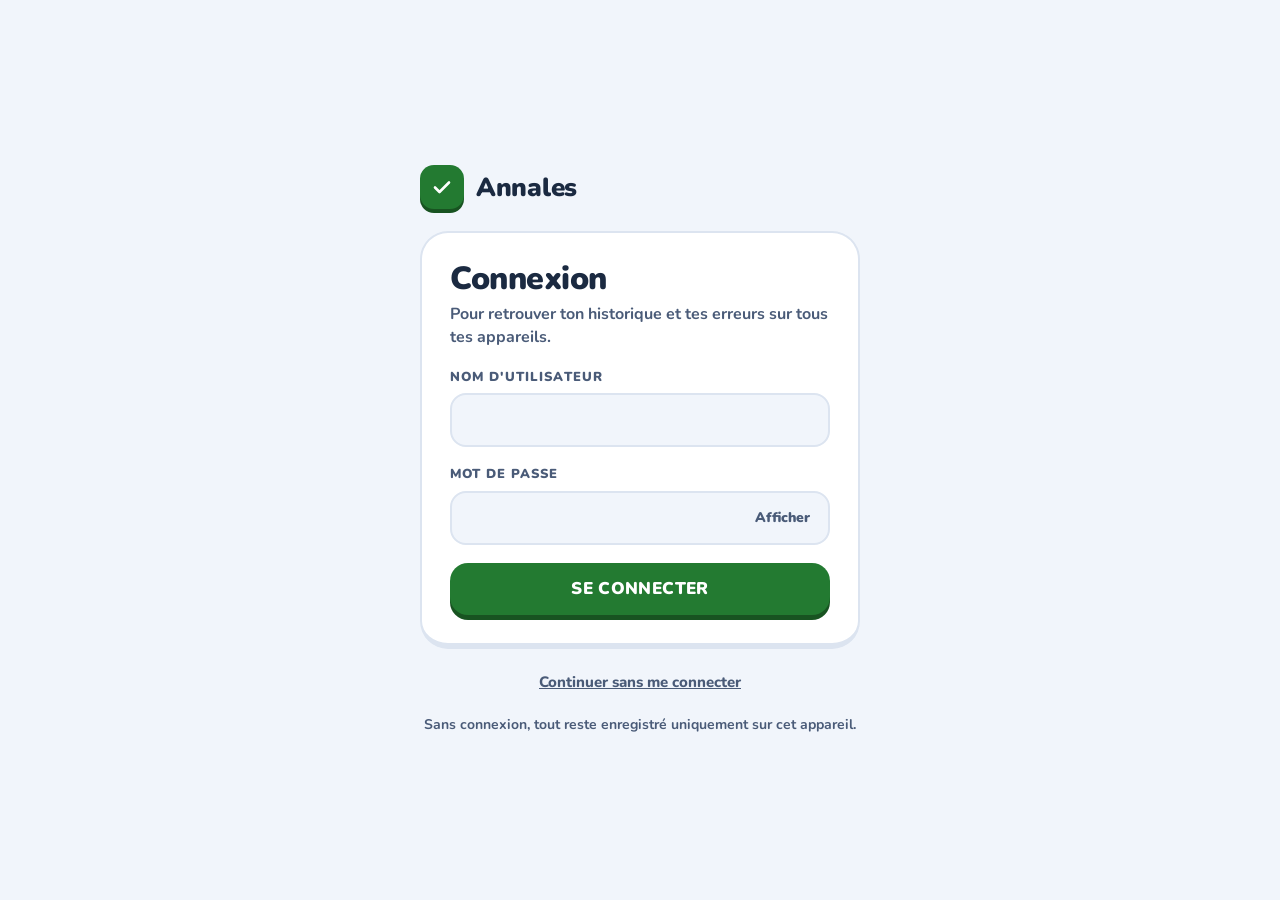
<file: index.html>
<!DOCTYPE html>
<html lang="fr">
<head>
  <meta charset="UTF-8">
  <link rel="icon" type="image/svg+xml" href="favicon.svg">
  <meta name="viewport" content="width=device-width, initial-scale=1.0">
  <title>Annales QCM</title>
  <link rel="preconnect" href="https://fonts.googleapis.com">
  <link href="https://fonts.googleapis.com/css2?family=Nunito:wght@600;700;800;900&display=swap" rel="stylesheet">
  <script src="theme.js?v=20261103f"></script>
  <script src="qcm-ui.js?v=20261103f"></script>
  <script src="sync.js?v=20261103f"></script>
  <link rel="stylesheet" href="style.css?v=20261103f">
<style>
.home { max-width: 1180px; margin: 0 auto; padding: 20px 24px 48px; }
.home-top { display:flex; align-items:center; justify-content:space-between; gap:12px; flex-wrap:wrap; margin-bottom: 28px; }
.brand { display:flex; align-items:center; gap:12px; font-weight:900; font-size:24px; letter-spacing:-.01em; color:var(--text); text-decoration:none; }
.brand-logo { width:40px; height:40px; border-radius:12px; background:var(--yellow); display:flex; align-items:center; justify-content:center; box-shadow:0 3px 0 var(--accent-deep); }
.top-right { display:flex; align-items:center; gap:10px; flex-wrap:wrap; }
.stat-pill { display:flex; align-items:center; gap:8px; height:44px; padding:0 16px; border-radius:999px; background:var(--bg-2); border:2px solid var(--border); font-weight:800; font-size:16px; color:var(--text); }
.nav-pill { display:flex; align-items:center; height:44px; padding:0 16px; border-radius:999px; font-weight:800; font-size:15px; color:var(--text-2); text-decoration:none; border:2px solid transparent; }
.nav-pill:hover { color:var(--text); border-color:var(--border); background:var(--bg-2); }
.layout { display:flex; gap:28px; align-items:flex-start; }
.main-col { flex:1; min-width:0; display:flex; flex-direction:column; gap:24px; }
.hello { font-weight:900; font-size:clamp(2.2rem, 6vw, 3.4rem); letter-spacing:-.02em; line-height:1.05; color:var(--text); }
.hello-sub { margin-top:10px; font-size:20px; font-weight:700; color:var(--text-3); }
.goal { display:flex; align-items:center; gap:28px; flex-wrap:wrap; padding:26px 30px; border-radius:28px; background:var(--bg-2); border:2px solid var(--border); border-bottom-width:6px; }
.ring { position:relative; width:112px; height:112px; flex:none; }
.ring-num { position:absolute; inset:0; display:flex; align-items:center; justify-content:center; font-weight:900; font-size:26px; color:var(--text); }
.goal-body { flex:1; min-width:200px; }
.goal-title { font-weight:900; font-size:26px; color:var(--text); }
.goal-sub { margin-top:4px; font-size:17px; font-weight:700; color:var(--text-3); }
.goal-edit { margin-top:6px; }
.modes { display:grid; grid-template-columns:repeat(3, minmax(0,1fr)); gap:18px; }
.mode { box-sizing:border-box; min-height:150px; padding:20px 22px; border-radius:24px; border-bottom:6px solid; display:flex; flex-direction:column; justify-content:space-between; gap:14px; text-decoration:none; transition:transform .08s, border-bottom-width .08s; }
.mode:active { transform:translateY(4px); border-bottom-width:2px; }
.mode-head { display:flex; justify-content:space-between; align-items:flex-start; gap:8px; }
.mode-title { font-weight:900; font-size:23px; }
.mode-pill { font-size:13px; font-weight:900; padding:4px 10px; border-radius:999px; white-space:nowrap; }
.mode-desc { font-size:15px; font-weight:700; line-height:1.35; }
.side { width:300px; flex:none; box-sizing:border-box; padding:24px; border-radius:28px; background:var(--bg-2); border:2px solid var(--border); border-bottom-width:6px; display:flex; flex-direction:column; gap:14px; }
.side h2 { font-weight:900; font-size:22px; color:var(--text); }
.course { display:flex; flex-direction:column; gap:10px; padding:16px; border-radius:18px; background:var(--bg); text-decoration:none; color:var(--text); }
.course-title { font-weight:800; font-size:16px; line-height:1.25; word-break:break-word; }
.bar { height:14px; border-radius:999px; background:var(--border); overflow:hidden; }
.bar > div { height:14px; border-radius:999px; background:var(--yellow); }
.course-meta { display:flex; justify-content:space-between; font-size:13px; font-weight:800; color:var(--text-3); }
.srow{border-radius:18px;background:var(--bg);padding:12px 14px;display:flex;flex-direction:column;gap:8px;text-decoration:none;color:var(--text);margin-bottom:10px;border:2px solid transparent}
.srow:hover{border-color:var(--yellow)}
.stop{display:flex;align-items:center;gap:10px}
.rank{width:26px;height:26px;border-radius:50%;display:flex;align-items:center;justify-content:center;font-weight:900;font-size:12px;background:var(--border);color:var(--text-2);flex:none}
.rank.g{background:var(--gold);color:#3A2A00}
.sname{flex:1;font-weight:800;font-size:15px;line-height:1.2;word-break:break-word}
.spct{font-weight:900;font-size:19px}.spct small{font-size:11px;color:var(--text-3);margin-left:1px}
.srow .bar{height:12px}.srow .bar>div{height:12px}
.stat-btn{display:flex;align-items:center;justify-content:center;text-decoration:none;width:100%;box-sizing:border-box;margin-top:4px}
.side-empty { font-size:15px; font-weight:700; color:var(--text-3); line-height:1.5; }

.errband { display:flex; align-items:center; gap:20px; flex-wrap:wrap; padding:22px 26px; border-radius:24px; background:var(--red-bg); border:2px solid var(--red-border); border-bottom-width:6px; }
.errband.none { background:var(--green-bg); border-color:var(--green); }
.errband-icon { width:52px; height:52px; flex:none; border-radius:16px; background:var(--red); color:#fff; display:flex; align-items:center; justify-content:center; font-weight:900; font-size:24px; }
.errband.none .errband-icon { background:var(--green); }
.errband-body { flex:1; min-width:200px; }
.errband-title { font-weight:900; font-size:23px; color:var(--red-text); }
.errband.none .errband-title { color:var(--green-text); }
.errband-sub { margin-top:2px; font-size:15px; font-weight:700; color:var(--text-2); }
.btn-err { display:inline-flex; align-items:center; justify-content:center; min-height:52px; padding:0 28px; border-radius:18px; background:var(--red); color:#fff; font-weight:900; font-size:16px; letter-spacing:.02em; text-transform:uppercase; text-decoration:none; box-shadow:0 5px 0 var(--red-deep); transition:transform .08s, box-shadow .08s; }
.btn-err:active { transform:translateY(4px); box-shadow:0 1px 0 var(--red-deep); }
.fade { opacity:0; animation:fadeUp .5s ease forwards; }
@keyframes fadeUp { from{opacity:0;transform:translateY(14px)} to{opacity:1;transform:none} }
@media (max-width: 900px) {
  .layout { flex-direction:column; }
  .side { width:100%; }
}
@media (max-width: 640px) {
  .modes { grid-template-columns:1fr; }
  .mode { min-height:0; }
  .home { padding: 14px 14px 40px; }
  .hello-sub { font-size:17px; }
  .goal { padding:20px; }
  .brand { font-size:20px; }
}
</style>
</head>
<body>
<div class="home">

  <header class="home-top">
    <a class="brand" href="index.html">
      <span class="brand-logo"><svg width="22" height="22" viewBox="0 0 24 24" fill="none" stroke="var(--on-accent)" stroke-width="2.6" stroke-linecap="round" stroke-linejoin="round" aria-hidden="true"><path d="M5 12.5l4.5 4.5L19 7.5"/></svg></span>
      Annales
    </a>
    <div class="top-right">
      <div class="stat-pill" title="Jours d'affilée avec au moins une session">
        <svg width="20" height="20" viewBox="0 0 24 24" fill="#E8590C" aria-hidden="true"><path d="M12 2c1 3.5 5 5.5 5 10a5 5 0 0 1-10 0c0-1.8.8-3 1.8-4.2C9 9.5 10.5 10 11 11c.8-2.8.5-6-1-9z"/></svg>
        <span id="streak">0 jour</span>
      </div>
      <div class="stat-pill" title="Questions dans ta base"><span style="width:18px;height:18px;border-radius:50%;background:var(--gold);display:inline-block"></span><span id="q-count">…</span>&nbsp;questions</div>
      <a class="nav-pill" href="historique.html">Historique</a>
      <a class="nav-pill" href="reglages.html">Réglages</a>
      <a class="nav-pill" href="pin.html">Ajouter</a>
      <a class="nav-pill" id="auth-pill" href="login.html">Connexion</a>
    </div>
  </header>

  <div class="layout">
    <main class="main-col">
      <div class="fade">
        <h1 class="hello" style="margin:0;">Salut Marco !</h1>
        <p class="hello-sub" id="hello-sub">Prêt pour une session ?</p>
      </div>

      <section class="goal fade" style="animation-delay:.08s">
        <div class="ring">
          <svg width="112" height="112" viewBox="0 0 100 100" aria-hidden="true">
            <circle cx="50" cy="50" r="42" fill="none" stroke="var(--border)" stroke-width="12"/>
            <circle id="ring-arc" cx="50" cy="50" r="42" fill="none" stroke="var(--yellow)" stroke-width="12" stroke-linecap="round" stroke-dasharray="0 264" transform="rotate(-90 50 50)"/>
          </svg>
          <div class="ring-num" id="ring-num">0/15</div>
        </div>
        <div class="goal-body">
          <div class="goal-title">Objectif du jour</div>
          <div class="goal-sub" id="goal-sub">Lance une session pour démarrer ta journée.</div>
          <div class="goal-edit"><button class="btn-ghost" onclick="editGoal()" style="padding-left:0">Changer l'objectif</button></div>
        </div>
        <a href="quiz.html" class="btn-primary">Lancer une session</a>
      </section>

      <section class="modes fade" style="animation-delay:.16s">
        <a class="mode" href="quiz.html" style="background:#1C6FD1;border-bottom-color:#134C93;color:#fff">
          <div class="mode-head"><div class="mode-title">Entraînement</div><div class="mode-pill" style="background:#fff;color:#134C93">Libre</div></div>
          <div class="mode-desc">Correction tout de suite, à ton rythme.</div>
        </a>
        <a class="mode" href="quiz.html" style="background:#7A3FD1;border-bottom-color:#552B93;color:#fff">
          <div class="mode-head"><div class="mode-title">Examen</div><div class="mode-pill" style="background:#fff;color:#552B93">Chrono</div></div>
          <div class="mode-desc">Toutes les questions d'un coup, note finale, comme le jour J.</div>
        </a>
        <a class="mode" href="historique.html" style="background:#FFC93C;border-bottom-color:#C99400;color:#3A2A00">
          <div class="mode-head"><div class="mode-title">Historique</div><div class="mode-pill" style="background:#3A2A00;color:#FFE08A" id="sessions-pill">0</div></div>
          <div class="mode-desc">Revois la correction de tes sessions passées.</div>
        </a>
      </section>

      <section class="errband fade" id="errband" style="animation-delay:.2s">
        <div class="errband-icon" id="err-icon">0</div>
        <div class="errband-body">
          <div class="errband-title">Mes erreurs</div>
          <div class="errband-sub" id="err-sub">Chargement…</div>
        </div>
        <a href="quiz.html?errors=1" class="btn-err" id="err-btn">Réviser</a>
      </section>
    </main>

    <aside class="side fade" style="animation-delay:.24s">
      <h2>Tes stats</h2>
      <div id="courses"><div class="side-empty">Chargement…</div></div>
    </aside>
  </div>
</div>

<script>
const dayKey = d => { d = new Date(d); return d.getFullYear() + '-' + (d.getMonth()+1) + '-' + d.getDate(); };
const esc = s => String(s).replace(/[&<>"]/g, c => ({'&':'&amp;','<':'&lt;','>':'&gt;','"':'&quot;'}[c]));
function getGoal() { const g = parseInt(localStorage.getItem('qcm_goal')); return g > 0 ? g : 15; }
function editGoal() {
  const v = prompt('Combien de questions par jour ?', getGoal());
  const n = parseInt(v);
  if (n > 0 && n <= 500) { try { localStorage.setItem('qcm_goal', n); } catch(e) {} render(window.__questions || []); }
}
function readHistory() { try { return JSON.parse(localStorage.getItem('qcm_history') || '[]'); } catch(e) { return []; } }

function render(questions) {
  const hist = readHistory();
  // Série : jours consécutifs avec au moins une session (en partant d'aujourd'hui ou d'hier)
  const days = new Set(hist.map(h => dayKey(h.date)));
  let streak = 0, d = new Date();
  if (!days.has(dayKey(d))) d.setDate(d.getDate() - 1);
  while (days.has(dayKey(d))) { streak++; d.setDate(d.getDate() - 1); }
  document.getElementById('streak').textContent = streak + (streak > 1 ? ' jours' : ' jour');

  // Objectif du jour : questions travaillées aujourd'hui
  const today = dayKey(new Date());
  const done = hist.filter(h => dayKey(h.date) === today).reduce((n, h) => n + ((h.details && h.details.length) || h.total || 0), 0);
  const goal = getGoal();
  const frac = Math.min(1, done / goal);
  document.getElementById('ring-arc').setAttribute('stroke-dasharray', (264 * frac).toFixed(1) + ' 264');
  document.getElementById('ring-arc').style.opacity = done > 0 ? 1 : 0;
  document.getElementById('ring-num').textContent = Math.min(done, 999) + '/' + goal;
  document.getElementById('goal-sub').textContent = done >= goal
    ? 'Objectif atteint, bien joué !'
    : (done === 0 ? 'Lance une session pour démarrer ta journée.' : 'Encore ' + (goal - done) + ' question' + (goal - done > 1 ? 's' : '') + ' pour boucler ta journée.');
  document.getElementById('hello-sub').textContent = streak >= 2
    ? 'Série de ' + streak + ' jours, on garde le rythme.'
    : (done > 0 ? 'Belle reprise, continue comme ça.' : 'Prêt pour une session ?');
  document.getElementById('sessions-pill').textContent = hist.length;


  // Mes erreurs (même règle que quiz.html : sortie après 3 réussites d'affilée)
  let store = {}; try { store = JSON.parse(localStorage.getItem('qcm_errors') || '{}') || {}; } catch(e) {}
  const nErr = questions.filter(q => store[qKey(q)] && !store[qKey(q)].cleared).length;
  const band = document.getElementById('errband');
  document.getElementById('err-icon').textContent = nErr;
  band.classList.toggle('none', nErr === 0);
  document.getElementById('err-sub').textContent = nErr === 0
    ? 'Aucune erreur à revoir. Continue comme ça !'
    : nErr + ' question' + (nErr > 1 ? 's' : '') + ' à revoir. Réussis-les 3 fois de suite pour les valider.';
  document.getElementById('err-btn').style.display = nErr === 0 ? 'none' : 'inline-flex';

  // Top 5 des tags (réussite) + bouton vers la page de stats
  const list = qcmStatSort(qcmStats(questions, hist), 'best').filter(x => x.reu !== null).slice(0, 5);
  const box = document.getElementById('courses');
  if (!questions.length) { box.innerHTML = '<div class="side-empty">Aucune question pour le moment. Ajoute-en depuis « Ajouter ».</div>'; return; }
  const rows = list.length ? list.map((x, i) =>
    '<a class="srow" href="stats.html?q=' + encodeURIComponent(x.t) + '"><div class="stop"><span class="rank' + (i < 3 ? ' g' : '') + '">' + (i + 1) + '</span><span class="sname">' + esc(x.t) + '</span><span class="spct">' + x.reu + '<small>%</small></span></div>'
    + '<div class="bar"><div style="width:' + x.reu + '%;background:' + qcmStatColor(x.reu) + '"></div></div></a>').join('')
    : '<div class="side-empty">Fais une première session pour voir tes stats ici.</div>';
  box.innerHTML = rows + '<a class="btn-primary stat-btn" href="stats.html">Toutes mes stats →</a>';
}

(function authPill() {
  const p = document.getElementById('auth-pill'); if (!p) return;
  const u = window.qcmSync && qcmSync.user();
  if (u) {
    p.textContent = 'Déconnexion (' + u + ')'; p.href = '#';
    p.onclick = e => { e.preventDefault(); if (confirm('Te déconnecter ? Tes données restent enregistrées sur cet appareil et dans ton compte.')) { qcmSync.logout(); location.reload(); } };
  }
})();
window.addEventListener('qcm-synced', ev => { if (ev.detail.changed) render(window.__questions || []); });

(async () => {
  render([]);
  try {
    const SUPABASE_URL = 'https://rcrkksvkkoujrmpnpvov.supabase.co';
    const SUPABASE_KEY = 'sb_publishable_cfjmRq5I4YvrEZB0hbSK-w_-GQ_WWzz';
    const RECORD_ID = 1;
    const res = await fetch(`${SUPABASE_URL}/rest/v1/questions?id=eq.${RECORD_ID}&select=data`, {
      headers: { 'apikey': SUPABASE_KEY, 'Authorization': 'Bearer ' + SUPABASE_KEY }
    });
    const json = await res.json();
    const questions = (json[0] && json[0].data) || [];
    window.__questions = questions;
    document.getElementById('q-count').textContent = questions.length;
    render(questions);
  } catch(e) { document.getElementById('q-count').textContent = '–'; }
})();
</script>
</body>
</html>
</file>
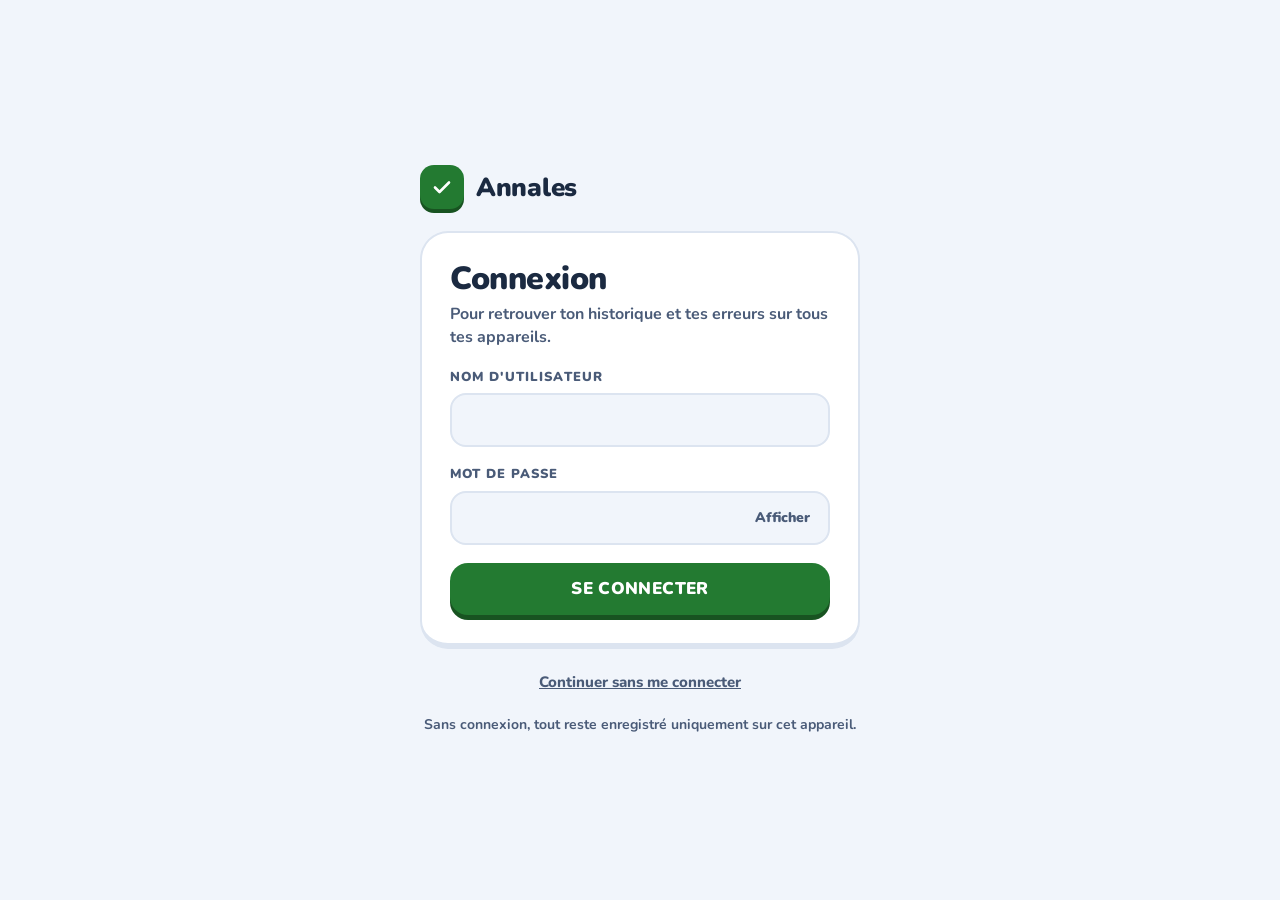
<file: historique.html>
<!DOCTYPE html>
<html lang="fr">
<head>
  <meta charset="UTF-8">
  <link rel="icon" type="image/svg+xml" href="favicon.svg">
  <meta name="viewport" content="width=device-width, initial-scale=1.0">
  <title>Historique — Annales QCM</title>
  <link rel="preconnect" href="https://fonts.googleapis.com">
  <link href="https://fonts.googleapis.com/css2?family=Nunito:wght@600;700;800;900&display=swap" rel="stylesheet">
  <script src="theme.js?v=20261103f"></script>
  <script src="qcm-ui.js?v=20261103f"></script>
  <script src="sync.js?v=20261103f"></script>
  <link rel="stylesheet" href="style.css?v=20261103f">
  
  <style>
    .history-card {
      background: var(--bg-2);
      border: 2px solid var(--border); border-bottom-width: 5px;
      border-radius: var(--radius-lg);
      padding: 1.25rem 1.5rem;
      margin-bottom: 1rem;
      display: flex;
      align-items: center;
      gap: 1.5rem;
      cursor: pointer;
      transition: border-color 0.15s;
    }
    .history-card:hover { border-color: var(--yellow); }
    .score-circle {
      width: 72px; height: 72px;
      border-radius: 50%;
      border: 2px solid var(--yellow);
      display: flex; align-items: center; justify-content: center;
      flex-shrink: 0;
      font-size: 14px; font-weight:900;
      color: var(--yellow-text);
    }
    .score-circle.low { border-color: var(--red); color: var(--red); }
    .score-circle.mid { border-color: var(--amber-text); color: var(--amber-text); }
    .card-main { flex: 1; min-width: 0; }
    .card-date { font-size: 12px; color: var(--text-3); margin-bottom: 4px; }
    .card-tags { display: flex; gap: 5px; flex-wrap: wrap; margin-top: 6px; }
    .tag-pill { font-size:11px; padding:2px 8px; border-radius:3px; border:2px solid var(--border); color:var(--text-3); background:var(--bg-3); }
    .mode-badge { font-size: 11px; padding: 2px 9px; border-radius: 20px; font-weight:800; }
    .mode-entrainement { background: var(--yellow-dim); color: var(--yellow-text); border: 2px solid var(--yellow); }
    .mode-examen { background: var(--red-bg); color: var(--red-text); border: 2px solid var(--red-border); }
    .card-right { text-align: right; flex-shrink: 0; }
    .total-pts { font-size: 12px; color: var(--text-3); margin-top: 4px; }
    .btn-danger {
      background: transparent;
      border: 2px solid var(--red);
      color: var(--red);
      border-radius: var(--radius);
      padding: 8px 18px;
      font-size: 13px;
      font-weight:800;
      cursor: pointer;
      font-family: var(--font-body);
      transition: all 0.15s;
    }
    .btn-danger:hover { background: var(--red-bg); }
    .empty-state { text-align: center; padding: 4rem 0; }
    .stats-row {
      display: grid;
      grid-template-columns: repeat(3, 1fr);
      gap: 10px;
      margin-bottom: 2rem;
    }
    .stat-card {
      background: var(--bg-2);
      border: 1px solid var(--border);
      border-radius: var(--radius);
      padding: 1rem 1.25rem;
    }
    .stat-num { font-size: 22px; font-weight:700; color: var(--yellow); }
    .stat-lbl { font-size: 11px; color: var(--text-3); text-transform: uppercase; letter-spacing: .08em; margin-top: 2px; }

    /* MODALE */
    .modal-overlay {
      display: none;
      position: fixed;
      inset: 0;
      background: var(--overlay);
      z-index: 1000;
      overflow-y: auto;
      padding: 3rem 2rem;
    }
    .modal-overlay.show { display: flex; align-items: flex-start; justify-content: center; }
    .modal {
      background: var(--bg);
      border: 1px solid var(--border);
      border-radius: var(--radius-lg);
      width: 90%;
      max-width: 1100px;
      padding: 2.5rem 3rem;
      position: relative;
    }
    .modal-close {
      position: absolute;
      top: 1.25rem; right: 1.25rem;
      background: var(--bg-3);
      border: 1px solid var(--border);
      border-radius: 50%;
      width: 36px; height: 36px;
      display: flex; align-items: center; justify-content: center;
      cursor: pointer;
      font-size: 20px;
      color: var(--text-2);
      line-height: 1;
      z-index: 10;
    }
    .modal-close:hover { background: var(--border); color: var(--text); }
    @keyframes fadeUp { from { opacity: 0; transform: translateY(20px); } to { opacity: 1; transform: translateY(0); } }
    .modal-overlay.show .modal { animation: fadeUp 0.2s cubic-bezier(0.4,0,0.2,1); }

    /* CORRECTION QUESTIONS */
    .revue-q {
      background: var(--bg-2);
      border: 1px solid var(--border);
      border-radius: var(--radius);
      padding: 1.25rem;
      margin-bottom: 1rem;
    }
    .revue-q-tag { font-size: 11px; color: var(--text-3); text-transform: uppercase; letter-spacing: .08em; margin-bottom: .5rem; }
    .revue-q-text { font-size: 14px; color: var(--text); margin-bottom: 1rem; line-height: 1.6; }
    .revue-opt {
      display: flex;
      align-items: flex-start;
      gap: 10px;
      padding: 8px 12px;
      border-radius: 6px;
      margin-bottom: 6px;
      font-size: 13px;
      border: 1px solid transparent;
    }
    .revue-opt.correct { background: var(--green-bg); border-color: var(--green); color: var(--green-text); }
    .revue-opt.wrong { background: var(--red-bg); border-color: var(--red-border); color: var(--red-text); }
    .revue-opt.neutral { background: var(--bg-3); color: var(--text-2); }
    .opt-prefix { font-weight:800; flex-shrink: 0; width: 16px; }
    .opt-exp { font-size: 12px; margin-top: 4px; color: inherit; opacity: 0.8; }
    .revue-expl {
      border-left: 3px solid var(--yellow);
      border-radius: 0 6px 6px 0;
      background: var(--bg-3);
      padding: .75rem 1rem;
      margin-top: .75rem;
      font-size: 13px;
      color: var(--text-2);
      line-height: 1.6;
    }
    .revue-pts {
      font-size: 12px;
      font-weight:800;
      margin-left: auto;
      flex-shrink: 0;
    }
    .revue-qroc-ans {
      background: var(--bg-3);
      border: 1px solid var(--border);
      border-radius: 6px;
      padding: .75rem 1rem;
      font-size: 13px;
      color: var(--text-2);
      margin-bottom: .5rem;
    }
  </style>
</head>
<body>

<header class="quiz-header">
  <div class="container">
    <a href="index.html" style="display:inline-flex;align-items:center;gap:8px;padding:7px 14px;background:var(--bg-3);border:2px solid var(--border);border-radius:var(--radius);font-size:13px;color:var(--text);text-decoration:none;transition:border-color 0.15s;" onmouseover="this.style.borderColor=getComputedStyle(document.documentElement).getPropertyValue('--yellow')" onmouseout="this.style.borderColor=getComputedStyle(document.documentElement).getPropertyValue('--border')"><svg width="16" height="16" viewBox="0 0 24 24" fill="none" stroke="currentColor" stroke-width="1.5"><path d="M3 12l2-2m0 0l7-7 7 7M5 10v10a1 1 0 001 1h3m10-11l2 2m-2-2v10a1 1 0 01-1 1h-3m-6 0a1 1 0 001-1v-4a1 1 0 011-1h2a1 1 0 011 1v4a1 1 0 001 1m-6 0h6"/></svg> Accueil</a>
    <div class="logo">QCM<span>Annales</span></div>
    <div></div>
  </div>
</header>

<div class="container" style="padding-top:2.5rem; padding-bottom:3rem; max-width:800px;">
  <div style="display:flex; justify-content:space-between; align-items:center; margin-bottom:2rem;">
    <div>
      <h1 style="font-size:2rem; margin-bottom:0.25rem;">Historique</h1>
      <p style="color:var(--text-2); font-size:14px;">Clique sur une session pour voir la correction détaillée.</p>
    </div>
    <button class="btn-danger" onclick="effacerHistorique()">🗑 Effacer l'historique</button>
  </div>
  <div id="content"></div>
</div>

<!-- MODALE -->
<div class="modal-overlay" id="modal-overlay" onclick="fermerRevue(event)">
  <div class="modal" id="modal">
    <div class="modal-close" onclick="fermerRevue(null, true)">×</div>
    <div id="modal-content"></div>
  </div>
</div>

<script>
const history = JSON.parse(localStorage.getItem('qcm_history') || '[]');
const LETTERS = ['A','B','C','D','E','F','G','H'];

function formatDate(iso) {
  const d = new Date(iso);
  return d.toLocaleDateString('fr-FR', { weekday:'long', day:'numeric', month:'long', year:'numeric' })
    + ' à ' + d.toLocaleTimeString('fr-FR', { hour:'2-digit', minute:'2-digit' });
}

function scoreClass(sur20) {
  if (sur20 >= 12) return '';
  if (sur20 >= 8) return 'mid';
  return 'low';
}

function render() {
  const container = document.getElementById('content');
  if (!history.length) {
    container.innerHTML = `
      <div class="empty-state">
        <div style="font-size:3rem;margin-bottom:1rem;">📭</div>
        <div style="font-size:16px;font-weight:800;color:var(--text-2);margin-bottom:.5rem;">Aucun quiz effectué pour l'instant</div>
        <div style="font-size:14px;color:var(--text-3);">Lance une session depuis la page d'accueil pour voir ton historique ici.</div>
      </div>`;
    return;
  }

  const total = history.length;
  const moyenne = Math.round(history.reduce((acc, h) => acc + (h.sur20 || 0), 0) / total * 10) / 10;
  const meilleur = Math.max(...history.map(h => h.sur20 || 0));

  container.innerHTML = `
    <div class="stats-row">
      <div class="stat-card"><div class="stat-num">${total}</div><div class="stat-lbl">Sessions</div></div>
      <div class="stat-card"><div class="stat-num">${moyenne}/20</div><div class="stat-lbl">Moyenne</div></div>
      <div class="stat-card"><div class="stat-num">${meilleur}/20</div><div class="stat-lbl">Meilleur score</div></div>
    </div>
    <div id="cards"></div>`;

  const cards = document.getElementById('cards');
  [...history].reverse().forEach((h, displayIndex) => {
    const realIndex = history.length - 1 - displayIndex;
    const sur20 = h.sur20 !== undefined ? h.sur20 : 0;
    const tags = h.tags && h.tags.length ? h.tags : ['Tous les chapitres'];
    const mode = h.mode === 'examen' ? 'examen' : 'entrainement';
    const modeLabel = mode === 'examen' ? 'Examen' : 'Entraînement';
    const hasDetails = h.details && h.details.length && h.details[0].options;

    const card = document.createElement('div');
    card.className = 'history-card';
    if (hasDetails) card.onclick = () => ouvrirRevue(realIndex);
    card.innerHTML = `
      <div class="score-circle ${scoreClass(sur20)}">${sur20}/20</div>
      <div class="card-main">
        <div class="card-date">${formatDate(h.date)}</div>
        <div style="display:flex;align-items:center;gap:8px;margin-top:4px;">
          <span class="mode-badge mode-${mode}">${modeLabel}</span>
          <span style="font-size:12px;color:var(--text-3);">${h.total || h.details?.length || '?'} questions</span>
          ${hasDetails ? '<span style="font-size:11px;color:var(--text-3);margin-left:4px;">→ voir la correction</span>' : ''}
        </div>
        <div class="card-tags">${tags.map(t => `<span class="tag-pill">${t}</span>`).join('')}</div>
      </div>
      <div class="card-right">
        <div style="font-size:22px;font-weight:700;color:var(--text);">${sur20}<span style="font-size:14px;color:var(--text-3);">/20</span></div>
        <div class="total-pts">${h.scoreTotal?.toFixed ? h.scoreTotal.toFixed(2) : h.scoreTotal} / ${h.total} pts</div>
      </div>`;
    cards.appendChild(card);
  });
}

function ouvrirRevue(index) {
  const h = history[index];
  if (!h || !h.details) return;
  const modalContent = document.getElementById('modal-content');
  const sur20 = h.sur20 || 0;
  const mode = h.mode === 'examen' ? 'Examen' : 'Entraînement';

  // Badges chapitres
  const tagMap = {};
  h.details.forEach(d => { const t = d.tag || 'Sans chapitre'; tagMap[t] = (tagMap[t] || 0) + 1; });
  const tagEntries = Object.entries(tagMap);

  let html = `<div style="margin-bottom:2rem;">
    <div style="font-size:12px;color:var(--text-3);margin-bottom:.4rem;">${formatDate(h.date)} · ${mode}</div>
    <div style="font-size:1.75rem;font-weight:700;color:var(--text);margin-bottom:1.25rem;">Correction — <span style="color:var(--yellow);">${sur20}/20</span></div>
    <div style="display:flex;flex-wrap:wrap;gap:8px;">
      ${tagEntries.map(([tag, count]) => `<div style="display:inline-flex;align-items:center;gap:7px;background:var(--bg-3);border:2px solid var(--border);border-radius:12px;padding:6px 12px;"><span style="font-size:12px;font-weight:800;color:var(--text);">${tag}</span><span style="font-size:11px;background:var(--yellow);color:var(--on-accent);border-radius:10px;padding:1px 6px;font-weight:800;">${count}q</span></div>`).join('')}
    </div>
  </div>`;

  h.details.forEach((d, i) => {
    const pts = d.pts !== undefined ? d.pts : 0;
    const ptsColor = pts === 1 ? 'var(--green-text)' : pts === 0 ? 'var(--red-text)' : 'var(--amber-text)';
    const ptsStr = pts === 1 ? '+1 pt' : pts === 0 ? '+0 pt' : pts === 0.5 ? '+0,5 pt' : pts === 0.2 ? '+0,2 pt' : '+' + pts + ' pt';
    const topBarColor = pts === 1 ? 'var(--green)' : pts === 0 ? 'var(--red)' : 'var(--gold)';

    let bhtml = '';
    // Header
    bhtml += '<div style="display:flex;justify-content:space-between;align-items:center;padding:0.75rem 1.25rem;background:var(--bg-2);border-bottom:1px solid var(--border);">';
    bhtml += '<div style="display:flex;align-items:center;gap:10px;">';
    bhtml += '<span style="background:var(--bg-3);color:var(--text-2);font-size:11px;font-weight:800;padding:4px 10px;border-radius:10px;letter-spacing:0.06em;text-transform:uppercase;border:2px solid var(--border);">Question ' + (i+1) + '</span>';
    if (d.tag) bhtml += '<span style="font-size:11px;color:var(--text-3);text-transform:uppercase;letter-spacing:.06em;">' + d.tag + '</span>';
    bhtml += '</div>';
    bhtml += '<span style="font-size:14px;font-weight:800;color:' + ptsColor + ';">' + ptsStr + '</span>';
    bhtml += '</div>';

    // Question text
    bhtml += '<div style="padding:1.25rem;font-size:15px;color:var(--text);font-weight:700;line-height:1.65;">' + d.question + '</div>';
    if (d.type === 'qzone') {
      bhtml += '<div style="padding:0 1.25rem 1rem;">' + qzoneStaticHTML(d, d.userAns) + '</div>';
    } else if (d.image) {
      bhtml += '<div style="padding:0 1.25rem 1rem;"><img src="' + d.image + '" style="max-width:100%;max-height:260px;border-radius:12px;border:2px solid var(--border);display:block;"></div>';
    }

    if (d.type === 'qroc') {
      const userAns = typeof d.userAns === 'string' ? d.userAns : '';
      bhtml += '<div style="display:flex;flex-direction:column;gap:6px;padding:0 1.25rem 1rem;">';
      bhtml += '<div style="font-size:13px;padding:8px 12px;border-radius:var(--radius);background:var(--bg-3);color:var(--text-2);">Ta réponse : <em>' + (userAns || '—') + '</em></div>';
      if (d.answer) bhtml += '<div style="font-size:13px;padding:8px 12px;border-radius:var(--radius);background:var(--green-bg);color:var(--green-text);border:2px solid var(--green);">✓ Attendu : ' + d.answer + '</div>';
      bhtml += '</div>';
    } else if (d.type === 'qassoc') {
      bhtml += '<div style="padding:0 1.25rem 1rem;">' + qassocCorrectionHTML(d, d.userAns, {banner:false, explanation:false}) + '</div>';
    } else {
      const userAns = Array.isArray(d.userAns) ? d.userAns : [];
      bhtml += '<div style="padding:0 1.25rem 1rem;">' + qcmCorrectionHTML(d, userAns, pts, '', {banner:false, explanation:false}) + '</div>';
    }

    if (d.explanation) {
      bhtml += '<div style="padding:0.75rem 1.25rem;border-top:1px solid var(--border);font-size:13px;color:var(--text-2);line-height:1.6;border-left:3px solid var(--yellow);background:var(--bg-2);">'+d.explanation+'</div>';
    }

    html += '<div style="border:2px solid var(--border);border-top:3px solid '+topBarColor+';border-radius:var(--radius-lg);overflow:hidden;margin-bottom:1.25rem;">'+bhtml+'</div>';
  });

  modalContent.innerHTML = html;
  document.getElementById('modal-overlay').classList.add('show');
  document.body.style.overflow = 'hidden';
}

function fermerRevue(e, force) {
  if (force || (e && e.target === document.getElementById('modal-overlay'))) {
    document.getElementById('modal-overlay').classList.remove('show');
    document.body.style.overflow = '';
  }
}

document.addEventListener('keydown', e => { if (e.key === 'Escape') fermerRevue(null, true); });

async function effacerHistorique() {
  if (!confirm("Effacer tout l'historique ? Cette action est irréversible.")) return;
  if (window.qcmSync && qcmSync.user()) await qcmSync.clearRemoteHistory();
  localStorage.removeItem('qcm_history');
  try { if (window.localforage) localforage.removeItem('qcm_history'); } catch (e) {}
  window.location.reload();
}

render();
window.addEventListener('qcm-synced', ev => { if (ev.detail.changed) location.reload(); });
</script>
</body>
</html>
</file>
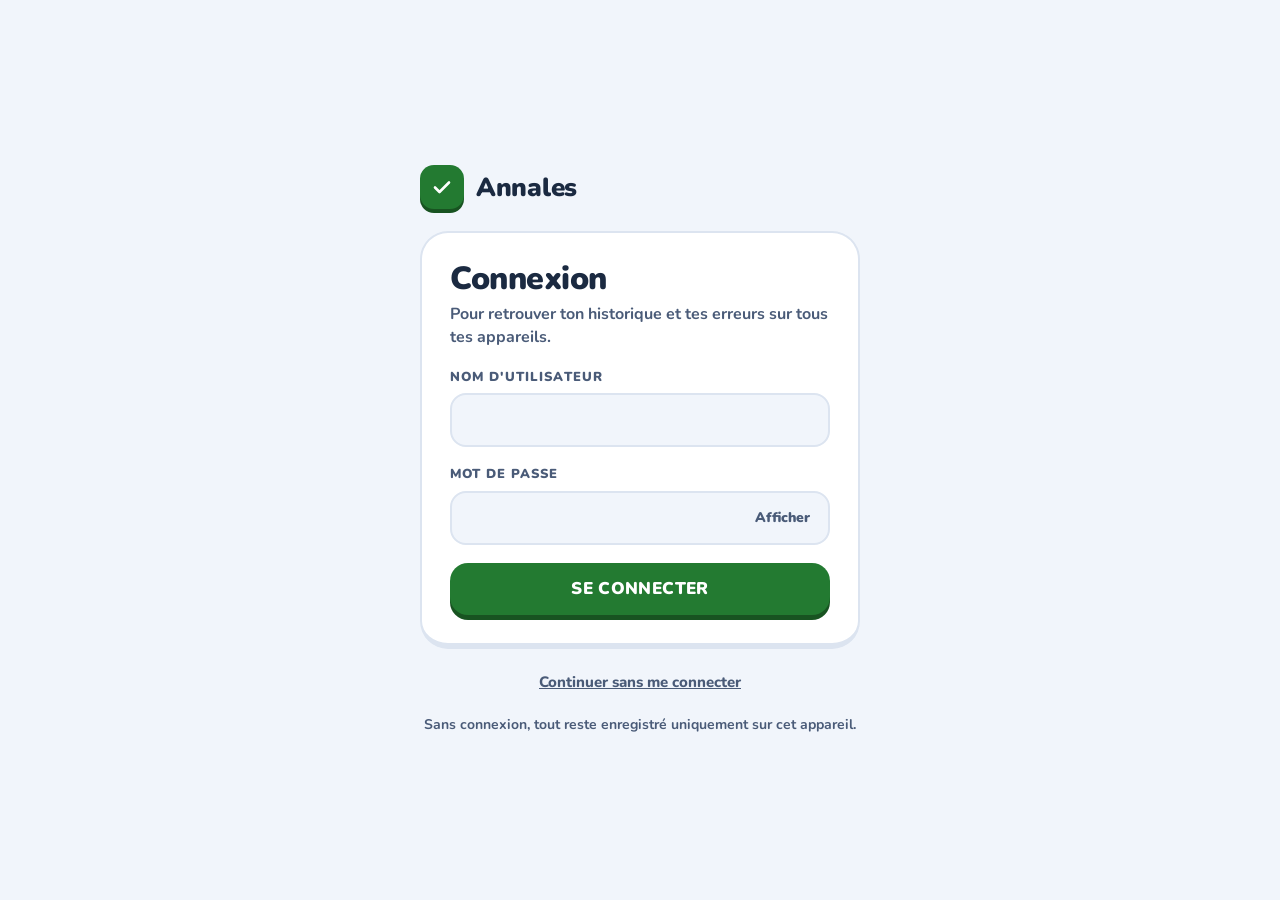
<file: login.html>
<!DOCTYPE html>
<html lang="fr"><head><meta charset="UTF-8"><meta name="viewport" content="width=device-width, initial-scale=1.0">
<title>Connexion — Annales QCM</title>
<link href="https://fonts.googleapis.com/css2?family=Nunito:wght@600;700;800;900&display=swap" rel="stylesheet">
<script src="theme.js?v=20261103f"></script><link rel="stylesheet" href="style.css?v=20261103f">
<script src="sync.js?v=20261103f"></script>
<style>
.wrap{min-height:100vh;display:flex;align-items:center;justify-content:center;padding:24px}
.box{width:100%;max-width:440px;display:flex;flex-direction:column;gap:22px}
.logo{display:flex;align-items:center;gap:12px;font-weight:900;font-size:26px;color:var(--text)}
.logo i{width:44px;height:44px;border-radius:14px;background:var(--yellow);display:flex;align-items:center;justify-content:center;box-shadow:0 4px 0 var(--accent-deep)}
.card{background:var(--bg-2);border:2px solid var(--border);border-bottom-width:6px;border-radius:28px;padding:28px;display:flex;flex-direction:column;gap:18px}
h1{font-size:32px;margin:0}
.sub{font-size:16px;color:var(--text-3);font-weight:700;line-height:1.45}
label{display:block;font-size:13px;font-weight:900;letter-spacing:.08em;text-transform:uppercase;color:var(--text-3);margin-bottom:6px}
.in{width:100%;box-sizing:border-box;min-height:54px;padding:0 16px;border:2px solid var(--border);border-radius:16px;background:var(--bg);font-size:17px;font-weight:800;color:var(--text);font-family:inherit}
.in:focus{outline:none;border-color:var(--yellow)}
.pw{position:relative}.pw button{position:absolute;right:8px;top:7px;height:40px;padding:0 12px;border:none;background:none;font-weight:900;font-size:14px;color:var(--text-3);cursor:pointer;font-family:inherit}
.err{background:var(--red-bg);border:2px solid var(--red-border);color:var(--red-text);border-radius:14px;padding:10px 14px;font-weight:800;font-size:15px}
.skip{text-align:center;font-size:15px;font-weight:800;color:var(--text-3)}
.note{font-size:14px;font-weight:700;color:var(--text-3);text-align:center;line-height:1.4}
</style></head><body>
<div class="wrap"><div class="box">
  <div class="logo"><i><svg width="24" height="24" viewBox="0 0 24 24" fill="none" stroke="var(--on-accent)" stroke-width="2.6" stroke-linecap="round" stroke-linejoin="round"><path d="M5 12.5l4.5 4.5L19 7.5"/></svg></i>Annales</div>
  <form class="card" id="f">
    <div><h1>Connexion</h1><p class="sub" style="margin-top:6px">Pour retrouver ton historique et tes erreurs sur tous tes appareils.</p></div>
    <div id="err" class="err" style="display:none"></div>
    <div><label for="u">Nom d'utilisateur</label><input class="in" id="u" autocomplete="username" autocapitalize="none" autocorrect="off" required></div>
    <div><label for="p">Mot de passe</label><div class="pw"><input class="in" id="p" type="password" autocomplete="current-password" required><button type="button" id="show">Afficher</button></div></div>
    <button class="btn-primary" id="go" type="submit" style="width:100%">Se connecter</button>
  </form>
  <div class="skip"><a href="index.html" id="skip" style="color:inherit">Continuer sans me connecter</a></div>
  <div class="note">Sans connexion, tout reste enregistré uniquement sur cet appareil.</div>
</div></div>
<script>
if (qcmSync.user()) location.replace('index.html');
document.getElementById('skip').onclick = function () { try { sessionStorage.setItem('qcm_guest', '1'); } catch (e) {} };
document.getElementById('show').onclick = function () {
  var p = document.getElementById('p'), h = p.type === 'password';
  p.type = h ? 'text' : 'password'; this.textContent = h ? 'Masquer' : 'Afficher';
};
document.getElementById('f').onsubmit = async function (e) {
  e.preventDefault();
  var err = document.getElementById('err'), go = document.getElementById('go');
  err.style.display = 'none'; go.disabled = true; go.textContent = 'Connexion…';
  try {
    await qcmSync.login(document.getElementById('u').value, document.getElementById('p').value);
    go.textContent = 'Synchronisation…';
    await qcmSync.syncNow();
    location.href = 'index.html';
  } catch (ex) {
    err.textContent = ex.message; err.style.display = 'block';
    go.disabled = false; go.textContent = 'Se connecter';
  }
};
</script>
</body></html>
</file>
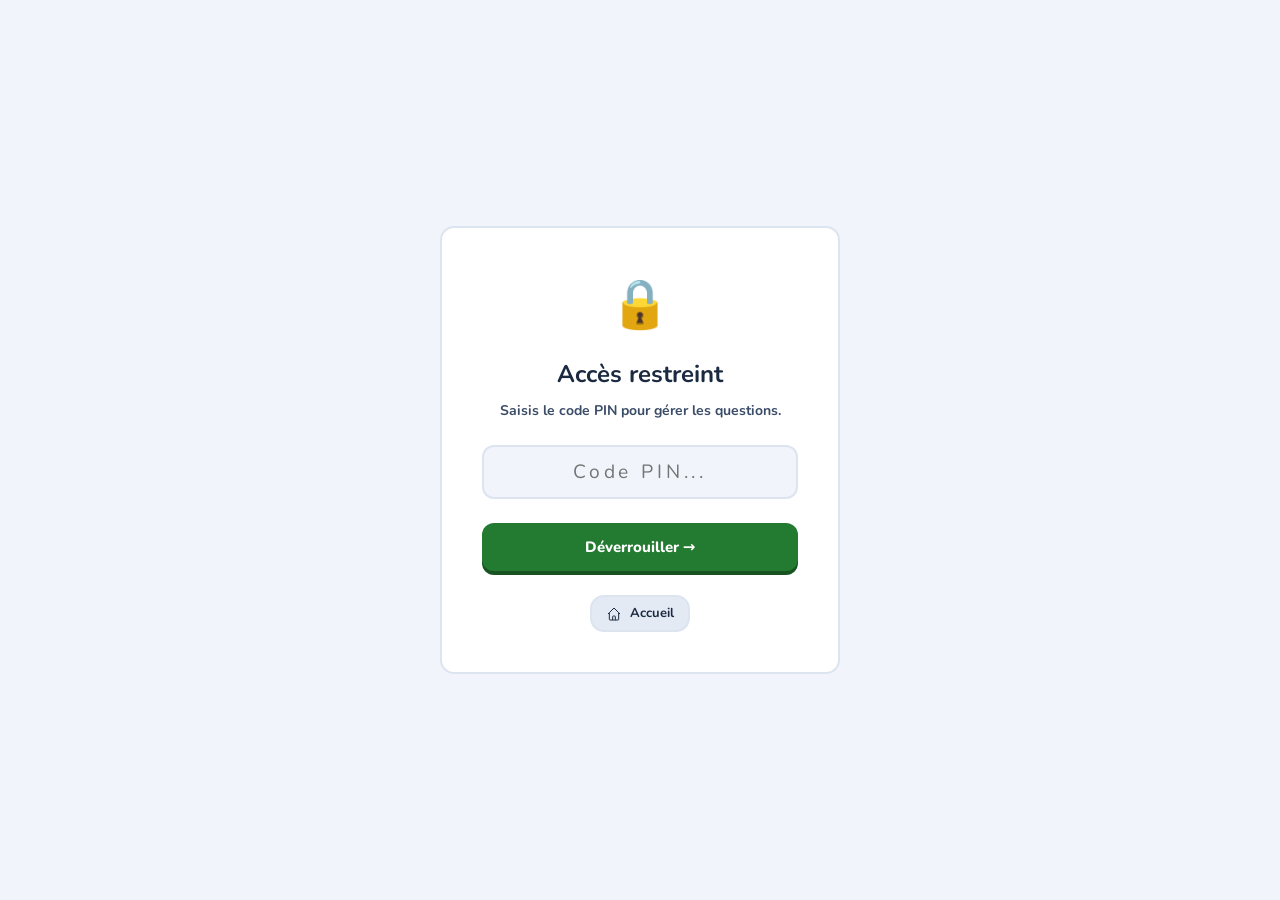
<file: pin.html>
<!DOCTYPE html>
<html lang="fr">
<head>
  <meta charset="UTF-8">
  <link rel="icon" type="image/svg+xml" href="favicon.svg">
  <meta name="viewport" content="width=device-width, initial-scale=1.0">
  <title>Accès restreint — Annales QCM</title>
  <link rel="preconnect" href="https://fonts.googleapis.com">
  <link href="https://fonts.googleapis.com/css2?family=Nunito:wght@600;700;800;900&display=swap" rel="stylesheet">
  <script src="theme.js?v=20261103f"></script>
  <link rel="stylesheet" href="style.css?v=20261103f">
  
</head>
<body style="display:flex; align-items:center; justify-content:center; min-height:100vh;">
  <div style="background:var(--bg-2); border:2px solid var(--border); border-radius:14px; padding:2.5rem; max-width:400px; width:100%; text-align:center;">
    <div style="font-size:3rem; margin-bottom:1rem;">🔒</div>
    <h2 style="font-size:1.5rem; margin-bottom:0.5rem; color:var(--text);">Accès restreint</h2>
    <p style="font-size:14px; color:var(--text-2); margin-bottom:1.5rem;">Saisis le code PIN pour gérer les questions.</p>
    <input type="password" id="pin-input" placeholder="Code PIN..." style="width:100%; padding:12px; border:2px solid var(--border); border-radius:12px; font-size:1.2rem; text-align:center; background:var(--bg); color:var(--text); margin-bottom:1.5rem; letter-spacing:0.2em; box-sizing:border-box;">
    <button onclick="verifierPin()" style="width:100%; padding:12px; background:var(--yellow); color:var(--on-accent); box-shadow:0 4px 0 var(--accent-deep); min-height:48px; border:none; border-radius:12px; font-size:15px; font-weight:800; cursor:pointer; font-family:var(--font-body);">Déverrouiller →</button>
    <div style="margin-top:1.5rem;">
      <a href="index.html" style="display:inline-flex;align-items:center;gap:8px;padding:7px 14px;background:var(--bg-3);border:2px solid var(--border);border-radius:var(--radius);font-size:13px;color:var(--text);text-decoration:none;transition:border-color 0.15s;" onmouseover="this.style.borderColor=getComputedStyle(document.documentElement).getPropertyValue('--yellow')" onmouseout="this.style.borderColor=getComputedStyle(document.documentElement).getPropertyValue('--border')"><svg width="16" height="16" viewBox="0 0 24 24" fill="none" stroke="currentColor" stroke-width="1.5"><path d="M3 12l2-2m0 0l7-7 7 7M5 10v10a1 1 0 001 1h3m10-11l2 2m-2-2v10a1 1 0 01-1 1h-3m-6 0a1 1 0 001-1v-4a1 1 0 011-1h2a1 1 0 011 1v4a1 1 0 001 1m-6 0h6"/></svg> Accueil</a>
    </div>
  </div>
  <script>
    document.getElementById('pin-input').addEventListener('keypress', function(e) {
      if (e.key === 'Enter') verifierPin();
    });
    const SUPABASE_URL = 'https://rcrkksvkkoujrmpnpvov.supabase.co';
    const SUPABASE_KEY = 'sb_publishable_cfjmRq5I4YvrEZB0hbSK-w_-GQ_WWzz';

    async function verifierPin() {
      const pin = document.getElementById('pin-input').value;
      if (!pin) return;

      const btn = document.querySelector('button');
      btn.textContent = 'Vérification...';
      btn.disabled = true;

      try {
        const res = await fetch(`${SUPABASE_URL}/rest/v1/rpc/verify_admin_pin`, {
          method: 'POST',
          headers: {
            'apikey': SUPABASE_KEY,
            'Authorization': 'Bearer ' + SUPABASE_KEY,
            'Content-Type': 'application/json'
          },
          body: JSON.stringify({ p_pin: pin })
        });
        const valid = await res.json();
        if (valid === true) {
          sessionStorage.setItem('auth_pin', pin);
          window.location.href = 'ajouter.html';
        } else {
          alert('Code PIN incorrect ❌');
          document.getElementById('pin-input').value = '';
          btn.textContent = 'Déverrouiller →';
          btn.disabled = false;
        }
      } catch(e) {
        alert('Erreur de connexion, réessaie.');
        btn.textContent = 'Déverrouiller →';
        btn.disabled = false;
      }
    }
  </script>
</body>
</html>
</file>
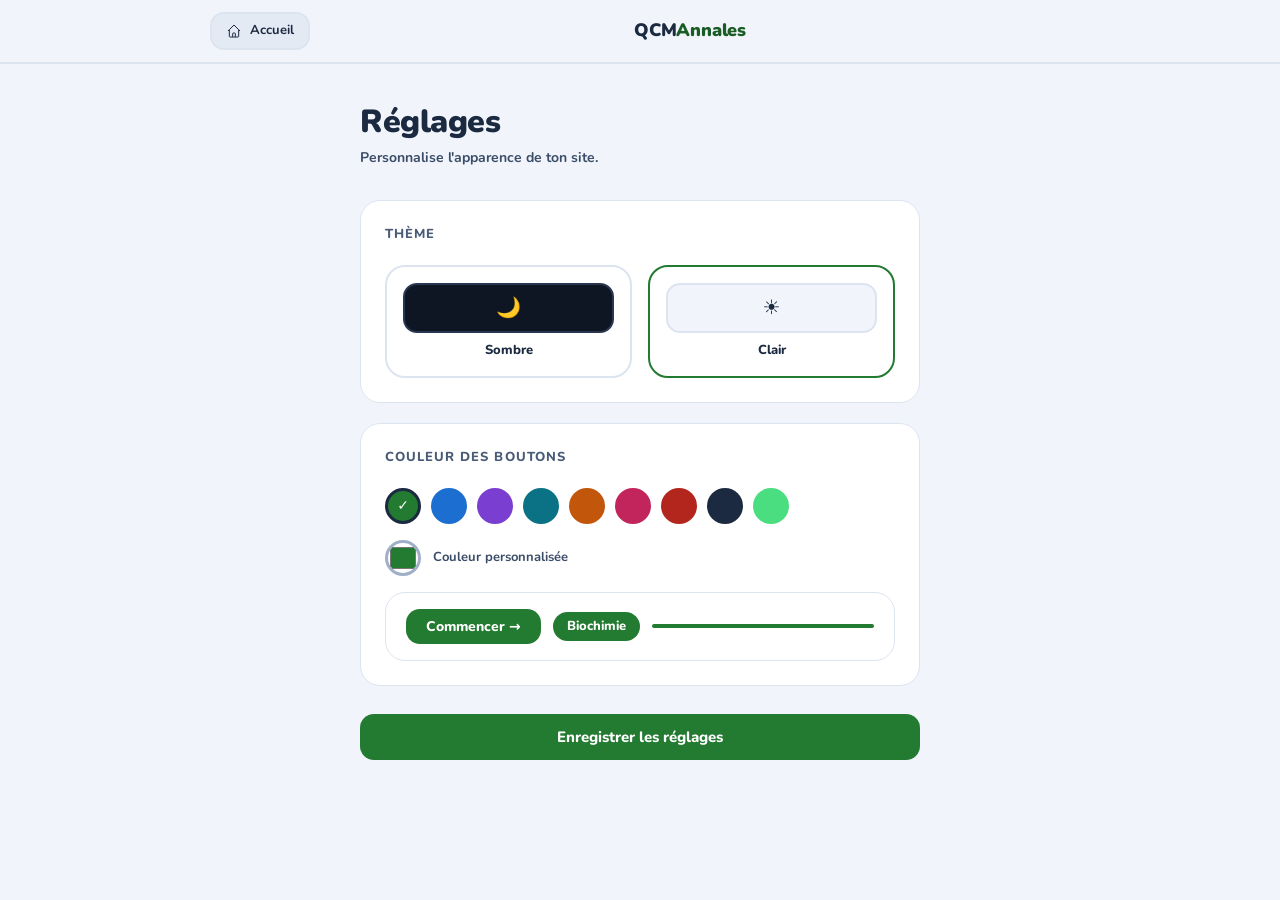
<file: reglages.html>
<!DOCTYPE html>
<html lang="fr">
<head>
  <meta charset="UTF-8">
  <link rel="icon" type="image/svg+xml" href="favicon.svg">
  <meta name="viewport" content="width=device-width, initial-scale=1.0">
  <title>Réglages — Annales QCM</title>
  <link rel="preconnect" href="https://fonts.googleapis.com">
  <link href="https://fonts.googleapis.com/css2?family=Nunito:wght@600;700;800;900&display=swap" rel="stylesheet">
  <script src="theme.js?v=20261103f"></script>
  <link rel="stylesheet" href="style.css?v=20261103f">
<style>
.settings-section {
  background: var(--bg-2);
  border: 1px solid var(--border);
  border-radius: var(--radius-lg);
  padding: 1.5rem;
  margin-bottom: 1.25rem;
}
.settings-section h2 {
  font-size: 13px;
  font-weight:800;
  letter-spacing: 0.08em;
  text-transform: uppercase;
  color: var(--text-3);
  margin-bottom: 1.25rem;
}
.setting-row {
  display: flex;
  justify-content: space-between;
  align-items: center;
  padding: 0.75rem 0;
  border-bottom: 1px solid var(--border);
}
.setting-row:last-child { border-bottom: none; }
.setting-label { font-size: 15px; color: var(--text); }
.setting-desc { font-size: 13px; color: var(--text-2); margin-top: 2px; }

/* TOGGLE SWITCH */
.toggle {
  position: relative;
  width: 44px; height: 24px;
  flex-shrink: 0;
}
.toggle input { opacity: 0; width: 0; height: 0; }
.toggle-slider {
  position: absolute;
  inset: 0;
  background: var(--bg-3);
  border: 1px solid var(--border-2);
  border-radius: 999px;
  cursor: pointer;
  transition: all 0.2s;
}
.toggle-slider::before {
  content: '';
  position: absolute;
  width: 18px; height: 18px;
  left: 2px; top: 2px;
  background: var(--text-3);
  border-radius: 50%;
  transition: all 0.2s;
}
.toggle input:checked + .toggle-slider { background: var(--accent-color, var(--yellow)); border-color: var(--accent-color, var(--yellow)); }
.toggle input:checked + .toggle-slider::before { transform: translateX(20px); background: var(--on-accent); }

/* COLOR SWATCHES */
.color-grid {
  display: flex;
  flex-wrap: wrap;
  gap: 10px;
  margin-top: 1rem;
}
.color-swatch {
  width: 36px; height: 36px;
  border-radius: 50%;
  cursor: pointer;
  border: 3px solid transparent;
  transition: all 0.15s;
  position: relative;
}
.color-swatch:hover { transform: scale(1.1); }
.color-swatch.active { border-color: var(--text); }
.color-swatch.active::after {
  content: '✓';
  position: absolute;
  inset: 0;
  display: flex;
  align-items: center;
  justify-content: center;
  font-size: 14px;
  color: var(--on-accent);
  font-weight: 700;
}

/* CUSTOM COLOR */
.custom-color-row {
  display: flex;
  align-items: center;
  gap: 12px;
  margin-top: 1rem;
}
.custom-color-row input[type=color] {
  width: 36px; height: 36px;
  border-radius: 50%;
  border: 3px solid var(--border-2);
  cursor: pointer;
  background: none;
  padding: 0;
}

/* THEME CARDS */
.theme-grid { display: flex; gap: 1rem; margin-top: 1rem; flex-wrap: wrap; }
.theme-card {
  flex: 1; min-width: 120px;
  border: 2px solid var(--border);
  border-radius: var(--radius-lg);
  padding: 1rem;
  cursor: pointer;
  transition: all 0.15s;
  text-align: center;
}
.theme-card:hover { border-color: var(--border-2); }
.theme-card.active { border-color: var(--accent-color, var(--yellow)); }
.theme-preview {
  width: 100%; height: 50px;
  border-radius: var(--radius);
  margin-bottom: 8px;
  display: flex;
  align-items: center;
  justify-content: center;
  font-size: 20px;
}
.theme-preview.dark { background: #0F1623; border: 2px solid #2A3750; }
.theme-preview.light { background: #F1F5FB; border: 2px solid #DCE4F0; }
.theme-name { font-size: 13px; color: var(--text); font-weight:800; }

/* PREVIEW BAR */
.preview-bar {
  background: var(--bg-2);
  border: 1px solid var(--border);
  border-radius: var(--radius-lg);
  padding: 1rem 1.25rem;
  display: flex;
  align-items: center;
  gap: 12px;
  margin-top: 1rem;
}
.preview-btn {
  padding: 8px 20px;
  border-radius: var(--radius);
  border: none;
  font-size: 14px;
  font-weight:800;
  cursor: pointer;
  font-family: var(--font-body);
  transition: opacity 0.15s;
}
.preview-btn:hover { opacity: 0.85; }
.preview-tag {
  padding: 5px 14px;
  border-radius: 999px;
  font-size: 13px;
  font-weight:800;
}
.preview-bar-fill {
  height: 4px;
  border-radius: 2px;
  flex: 1;
}

.save-btn {
  width: 100%;
  padding: 13px;
  border-radius: var(--radius);
  border: none;
  font-size: 15px;
  font-weight:800;
  cursor: pointer;
  font-family: var(--font-body);
  transition: opacity 0.15s;
  margin-top: 0.5rem;
}
.save-btn:hover { opacity: 0.85; }

.toast {
  position: fixed;
  bottom: 2rem;
  left: 50%;
  transform: translateX(-50%);
  background: var(--bg-2);
  border: 1px solid var(--border);
  border-radius: var(--radius);
  padding: 10px 20px;
  font-size: 14px;
  color: var(--text);
  z-index: 999;
  opacity: 0;
  transition: opacity 0.3s;
  pointer-events: none;
}
.toast.show { opacity: 1; }
</style>
</head>
<body>

<header class="quiz-header">
  <div class="container">
    <a href="index.html" style="display:inline-flex;align-items:center;gap:8px;padding:7px 14px;background:var(--bg-3);border:2px solid var(--border);border-radius:var(--radius);font-size:13px;color:var(--text);text-decoration:none;transition:border-color 0.15s;" onmouseover="this.style.borderColor=getComputedStyle(document.documentElement).getPropertyValue('--yellow')" onmouseout="this.style.borderColor=getComputedStyle(document.documentElement).getPropertyValue('--border')"><svg width="16" height="16" viewBox="0 0 24 24" fill="none" stroke="currentColor" stroke-width="1.5"><path d="M3 12l2-2m0 0l7-7 7 7M5 10v10a1 1 0 001 1h3m10-11l2 2m-2-2v10a1 1 0 01-1 1h-3m-6 0a1 1 0 001-1v-4a1 1 0 011-1h2a1 1 0 011 1v4a1 1 0 001 1m-6 0h6"/></svg> Accueil</a>
    <div class="logo">QCM<span>Annales</span></div>
    <div></div>
  </div>
</header>

<div class="container" style="padding-top:2.5rem; padding-bottom:3rem; max-width:600px;">
  <div style="margin-bottom:2rem;">
    <h1 style="font-size:2rem; margin-bottom:0.5rem;">Réglages</h1>
    <p style="color:var(--text-2); font-size:14px;">Personnalise l'apparence de ton site.</p>
  </div>

  <!-- THÈME -->
  <div class="settings-section">
    <h2>Thème</h2>
    <div class="theme-grid">
      <div class="theme-card" id="theme-dark" onclick="setTheme('dark')">
        <div class="theme-preview dark">🌙</div>
        <div class="theme-name">Sombre</div>
      </div>
      <div class="theme-card" id="theme-light" onclick="setTheme('light')">
        <div class="theme-preview light">☀️</div>
        <div class="theme-name">Clair</div>
      </div>
    </div>
  </div>

  <!-- COULEUR D'ACCENT -->
  <div class="settings-section">
    <h2>Couleur des boutons</h2>
    <div class="color-grid" id="color-grid"></div>
    <div class="custom-color-row">
      <input type="color" id="custom-color" value="#237A31" oninput="setCustomColor(this.value)">
      <span style="font-size:13px; color:var(--text-2);">Couleur personnalisée</span>
    </div>

    <!-- PREVIEW -->
    <div class="preview-bar" id="preview-bar">
      <button class="preview-btn" id="preview-btn">Commencer →</button>
      <span class="preview-tag" id="preview-tag">Biochimie</span>
      <div class="preview-bar-fill" id="preview-bar-fill"></div>
    </div>
  </div>

  <button class="save-btn" id="save-btn" onclick="saveSettings()">Enregistrer les réglages</button>
</div>

<div class="toast" id="toast">✓ Réglages enregistrés !</div>

<script>
const PRESET_COLORS = [
  { name: 'Vert (défaut)', value: '#237A31' },
  { name: 'Bleu', value: '#1C6FD1' },
  { name: 'Violet', value: '#7A3FD1' },
  { name: 'Turquoise', value: '#0B7285' },
  { name: 'Orange', value: '#C2570C' },
  { name: 'Rose', value: '#C2255C' },
  { name: 'Rouge', value: '#B3261E' },
  { name: 'Marine', value: '#1B2A41' },
  { name: 'Vert fluo (sombre)', value: '#4ADE80' },
];

let settings = JSON.parse(localStorage.getItem('qcm_settings') || '{}');
let currentTheme = settings.theme || 'light';
let currentColor = (settings.accentColor && !['#00c853','#e8ff00'].includes(settings.accentColor.toLowerCase())) ? settings.accentColor : '#237A31';

function init() {
  // Build color swatches
  const grid = document.getElementById('color-grid');
  PRESET_COLORS.forEach(c => {
    const div = document.createElement('div');
    div.className = 'color-swatch' + (currentColor === c.value ? ' active' : '');
    div.style.background = c.value;
    div.title = c.name;
    div.onclick = () => selectColor(c.value);
    grid.appendChild(div);
  });

  document.getElementById('custom-color').value = currentColor;
  setTheme(currentTheme, false);
  updatePreview();
}

function setTheme(theme, updateUI = true) {
  currentTheme = theme;
  document.getElementById('theme-dark').classList.toggle('active', theme === 'dark');
  document.getElementById('theme-light').classList.toggle('active', theme === 'light');
  if (updateUI) updatePreview();
}

function selectColor(color) {
  currentColor = color;
  document.querySelectorAll('.color-swatch').forEach((el, i) => {
    el.classList.toggle('active', PRESET_COLORS[i].value === color);
  });
  document.getElementById('custom-color').value = color;
  updatePreview();
}

function setCustomColor(color) {
  currentColor = color;
  document.querySelectorAll('.color-swatch').forEach(el => el.classList.remove('active'));
  updatePreview();
}

function updatePreview() {
    window.applyQcmTheme(currentTheme, currentColor); // aperçu en direct (non enregistré tant que tu ne cliques pas)

  const btn = document.getElementById('preview-btn');
  btn.style.background = currentColor;
  btn.style.color = isLight(currentColor) ? '#10200F' : '#ffffff';

  const tag = document.getElementById('preview-tag');
  tag.style.background = currentColor;
  tag.style.color = isLight(currentColor) ? '#10200F' : '#ffffff';

  document.getElementById('preview-bar-fill').style.background = currentColor;

  const saveBtn = document.getElementById('save-btn');
  saveBtn.style.background = currentColor;
  saveBtn.style.color = isLight(currentColor) ? '#10200F' : '#ffffff';
}

function isLight(hex) {
  const r = parseInt(hex.slice(1,3),16);
  const g = parseInt(hex.slice(3,5),16);
  const b = parseInt(hex.slice(5,7),16);
  return (r*299 + g*587 + b*114) / 1000 > 150;
}

function saveSettings() {
  settings = { theme: currentTheme, accentColor: currentColor };
  localStorage.setItem('qcm_settings', JSON.stringify(settings));

  // Show toast
  const toast = document.getElementById('toast');
  toast.classList.add('show');
  setTimeout(() => toast.classList.remove('show'), 2500);

  // Apply immediately
  applySettings();
}

function applySettings() { window.applyQcmTheme(currentTheme, currentColor); }

init();
</script>
</body>
</html>
</file>
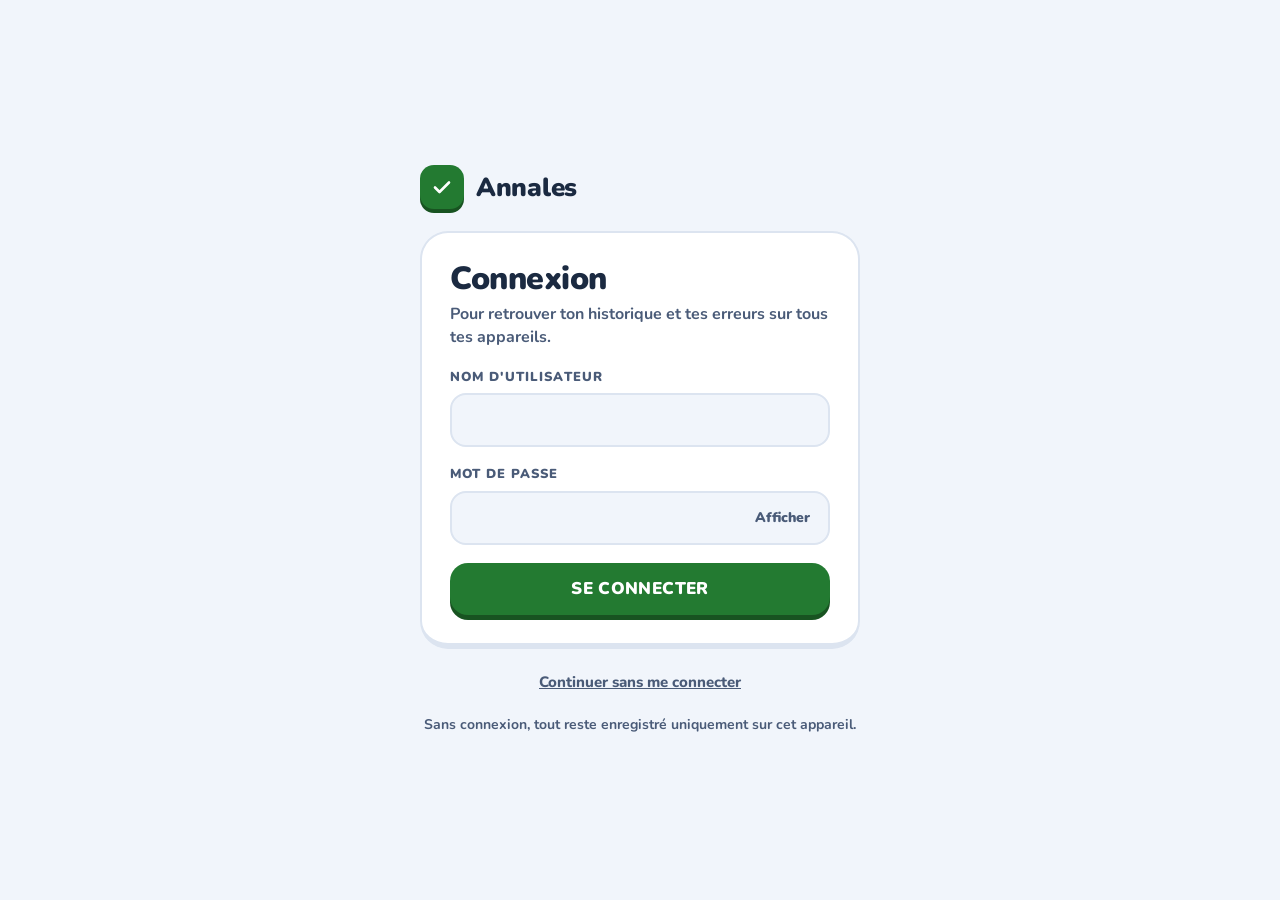
<file: stats.html>
<!DOCTYPE html>
<html lang="fr"><head><meta charset="UTF-8"><meta name="viewport" content="width=device-width, initial-scale=1.0">
<title>Mes stats — Annales QCM</title>
<link href="https://fonts.googleapis.com/css2?family=Nunito:wght@600;700;800;900&display=swap" rel="stylesheet">
<script src="theme.js?v=20261103f"></script><link rel="stylesheet" href="style.css?v=20261103f">
<script src="qcm-ui.js?v=20261103f"></script><script src="sync.js?v=20261103f"></script>
<style>
body{font-family:'Nunito',system-ui,sans-serif;color:var(--text);background:var(--bg);margin:0}
.page{max-width:960px;margin:0 auto;padding:28px 24px 60px;display:flex;flex-direction:column;gap:20px}
.hd{display:flex;align-items:center;justify-content:space-between;gap:12px}
h1{margin:0;font-weight:900;font-size:38px}
.back{height:44px;padding:0 18px;border-radius:999px;background:var(--bg-2);border:2px solid var(--border);display:flex;align-items:center;font-weight:800;color:var(--text);text-decoration:none}
.back:hover{border-color:var(--yellow)}
.tools{display:flex;gap:12px;flex-wrap:wrap}
.search{flex:1;min-width:220px;min-height:54px;box-sizing:border-box;border-radius:16px;border:2px solid var(--border);background:var(--bg-2);padding:0 16px;font-weight:800;font-size:17px;color:var(--text);font-family:inherit}
.search:focus{outline:none;border-color:var(--yellow)}
.chips{display:flex;gap:8px;flex-wrap:wrap}
.chip{height:54px;padding:0 18px;border-radius:16px;border:2px solid var(--border);background:var(--bg-2);font-weight:800;font-size:15px;color:var(--text-2);cursor:pointer;font-family:inherit}
.chip.a{border-color:var(--yellow);color:var(--text)}
.grid{display:grid;grid-template-columns:repeat(2,minmax(0,1fr));gap:16px}
.card{border-radius:24px;background:var(--bg-2);border:2px solid var(--border);border-bottom-width:6px;padding:20px;display:flex;flex-direction:column;gap:14px}
.top{display:flex;align-items:center;gap:12px}
.rank{width:28px;height:28px;border-radius:50%;display:flex;align-items:center;justify-content:center;font-weight:900;font-size:13px;background:var(--border);color:var(--text-2);flex:none}.rank.g{background:var(--gold);color:#3A2A00}
.name{flex:1;font-weight:800;font-size:18px;line-height:1.2;word-break:break-word}
.pct{font-weight:900;font-size:30px}.pct small{font-size:12px;color:var(--text-3);margin-left:2px}
.bar{height:12px;border-radius:999px;background:var(--border);overflow:hidden}.bar>div{height:100%;border-radius:999px}
.m{display:flex;flex-direction:column;gap:4px}.l{display:flex;justify-content:space-between;font-weight:800;font-size:14px;color:var(--text-2)}.l b{color:var(--text);font-weight:900}.s{font-size:12px;font-weight:700;color:var(--text-3)}
.empty{font-weight:700;color:var(--text-3);padding:20px 0}
.legend{font-size:13px;font-weight:700;color:var(--text-3);line-height:1.45}
@media(max-width:700px){.grid{grid-template-columns:1fr}h1{font-size:30px}}
</style></head><body>
<div class="page">
  <div class="hd"><h1>Mes stats</h1><a class="back" href="index.html">← Accueil</a></div>
  <div class="tools">
    <input class="search" id="q" type="search" placeholder="🔍 Rechercher un cours…" autocomplete="off">
    <div class="chips" id="chips">
      <button class="chip a" data-m="best">Meilleurs</button><button class="chip" data-m="worst">À revoir</button><button class="chip" data-m="az">A → Z</button>
    </div>
  </div>
  <div class="legend"><b>Fait</b> : questions déjà vues · <b>Réussite</b> : % de bonnes réponses · <b>Ancrage</b> : questions réussies 3 fois de suite (les 3 dernières réponses justes).</div>
  <div class="grid" id="grid"><div class="empty">Chargement…</div></div>
</div>
<script>
const esc = s => String(s).replace(/[&<>"]/g, c => ({'&':'&amp;','<':'&lt;','>':'&gt;','"':'&quot;'}[c]));
let mode = 'best', all = [];
function readHistory() { try { return JSON.parse(localStorage.getItem('qcm_history') || '[]'); } catch (e) { return []; } }
function m(label, v, color, sub) {
  return '<div class="m"><div class="l"><span>' + label + '</span><b>' + (v === null ? '–' : v + ' %') + '</b></div><div class="bar"><div style="width:' + (v || 0) + '%;background:' + color + '"></div></div><div class="s">' + sub + '</div></div>';
}
const pl = (n, w) => n + ' ' + w + (n > 1 ? 's' : '');
function draw() {
  const term = document.getElementById('q').value.trim().toLowerCase();
  const sorted = qcmStatSort(all, mode);
  const rankOf = {}; qcmStatSort(all, 'best').forEach((x, i) => rankOf[x.t] = i + 1);
  const list = sorted.filter(x => !term || x.t.toLowerCase().includes(term));
  document.getElementById('grid').innerHTML = !all.length ? '<div class="empty">Aucune question pour le moment.</div>'
    : !list.length ? '<div class="empty">Aucun cours ne correspond à « ' + esc(term) + ' ».</div>'
    : list.map(x => {
      const r = rankOf[x.t];
      return '<div class="card"><div class="top"><span class="rank' + (r <= 3 && x.reu !== null ? ' g' : '') + '">' + r + '</span><span class="name">' + esc(x.t) + '</span><span class="pct">' + (x.reu === null ? '–' : x.reu + '<small>%</small>') + '</span></div>'
        + m('Fait', x.fait, 'var(--blue)', pl(x.seen, 'question') + (x.seen > 1 ? ' vues' : ' vue') + ' sur ' + x.total)
        + m('Réussite', x.reu, qcmStatColor(x.reu), x.n ? pl(x.ok, 'bonne') + ' réponse' + (x.ok > 1 ? 's' : '') + ' sur ' + x.n : 'Pas encore de réponse')
        + m('Ancrage', x.anc, 'var(--purple)', pl(x.anch, 'question') + (x.anch > 1 ? ' réussies' : ' réussie') + ' 3 fois de suite') + '</div>';
    }).join('');
}
function refresh() { all = qcmStats(window.__questions || [], readHistory()); draw(); }
document.getElementById('q').addEventListener('input', draw);
document.getElementById('chips').addEventListener('click', e => {
  const b = e.target.closest('.chip'); if (!b) return;
  mode = b.dataset.m;
  document.querySelectorAll('.chip').forEach(c => c.classList.toggle('a', c === b));
  draw();
});
window.addEventListener('qcm-synced', ev => { if (ev.detail.changed) refresh(); });
const pre = new URLSearchParams(location.search).get('q'); if (pre) document.getElementById('q').value = pre;
(async () => {
  try {
    window.__questions = JSON.parse(localStorage.getItem('qcm_annales') || '[]');
    refresh();
    const U = 'https://rcrkksvkkoujrmpnpvov.supabase.co', K = 'sb_publishable_cfjmRq5I4YvrEZB0hbSK-w_-GQ_WWzz';
    const res = await fetch(U + '/rest/v1/questions?id=eq.1&select=data', { headers: { apikey: K, Authorization: 'Bearer ' + K } });
    const j = await res.json();
    if (j[0] && j[0].data && j[0].data.length) { window.__questions = j[0].data; refresh(); }
  } catch (e) { refresh(); }
})();
</script>
</body></html>
</file>
<file: style.css>
/* ─── RESET ─── */
*, *::before, *::after { box-sizing: border-box; margin: 0; padding: 0; }

/* ─── THÈMES ─── (clair par défaut, sombre via Réglages : <html data-theme="dark">) */
:root, :root[data-theme="light"] {
  --bg: #F1F5FB;
  --bg-2: #FFFFFF;
  --bg-3: #E4EAF4;
  --border: #DCE4F0;
  --border-2: #9FB0C8;
  --text: #1B2A41;
  --text-2: #3B4C68;
  --text-3: #4A5B78;
  --accent: #1B2A41;
  --accent-dim: #E4EAF4;
  --yellow: #237A31;          /* = couleur d'accent (nom gardé pour compatibilité) */
  --yellow-dim: rgba(35,122,49,.12);
  --yellow-text: #17551F;
  --accent-deep: #17551F;     /* ombre « bouton 3D » */
  --on-accent: #FFFFFF;
  --green: #237A31;
  --green-bg: #CDEBC9;
  --green-text: #17551F;
  --red: #B3261E;
  --red-bg: #FDE4E1;
  --red-text: #7A1E18;
  --red-border: #E5A39D;
  --red-deep: #7A1E18;
  --amber-text: #8A5A00;
  --amber-bg: #FFF1C9;
  --blue: #1C6FD1;
  --blue-bg: #DCEBFB;
  --purple: #7A3FD1;
  --gold: #FFC93C;
  --shadow-card: 0 2px 0 rgba(27,42,65,.04);
  --overlay: rgba(27,42,65,.55);
  --radius: 14px;
  --radius-lg: 20px;
  --font-display: 'Nunito', system-ui, sans-serif;
  --font-body: 'Nunito', system-ui, sans-serif;
  color-scheme: light;
}
:root[data-theme="dark"] {
  --bg: #0F1623;
  --bg-2: #172033;
  --bg-3: #1F2B42;
  --border: #2A3750;
  --border-2: #4A5B78;
  --text: #EAF0FA;
  --text-2: #B4C2DA;
  --text-3: #8C9BB8;
  --accent: #EAF0FA;
  --accent-dim: #1F2B42;
  --yellow: #4ADE80;
  --yellow-dim: rgba(74,222,128,.14);
  --yellow-text: #4ADE80;
  --accent-deep: #1F7A44;
  --on-accent: #10200F;
  --green: #2F9A45;
  --green-bg: #12301A;
  --green-text: #8CE79A;
  --red: #E5645B;
  --red-bg: #3A1715;
  --red-text: #FFA9A1;
  --red-border: #7A2F2A;
  --red-deep: #8E2A24;
  --amber-text: #F2C45A;
  --amber-bg: #3A2D0B;
  --blue: #5AA2F0;
  --blue-bg: #14294A;
  --purple: #B08CF0;
  --gold: #FFC93C;
  --shadow-card: none;
  --overlay: rgba(0,0,0,.7);
  color-scheme: dark;
}

html { scroll-behavior: smooth; }
body {
  font-family: var(--font-body);
  background: var(--bg);
  color: var(--text);
  font-size: 16px;
  line-height: 1.5;
  font-weight: 700;
  -webkit-font-smoothing: antialiased;
}
button, input, select, textarea { font-family: inherit; }

.container { max-width: 900px; margin: 0 auto; padding: 0 1.25rem; }

/* ─── HEADER ─── */
header {
  border-bottom: 2px solid var(--border);
  padding: .75rem 0;
  position: sticky; top: 0;
  background: var(--bg);
  z-index: 100;
}
header .container { display: flex; justify-content: space-between; align-items: center; }

.logo { font-weight: 900; font-size: 18px; color: var(--text); letter-spacing: -.01em; }
.logo span { color: var(--yellow-text); }

.btn-nav {
  display: inline-flex; align-items: center; min-height: 44px;
  font-size: 15px; font-weight: 800; color: var(--text);
  text-decoration: none;
  background: var(--bg-2);
  border: 2px solid var(--border); border-bottom-width: 4px;
  padding: 0 16px;
  border-radius: var(--radius);
  transition: transform .08s, border-color .15s;
}
.btn-nav:hover { border-color: var(--border-2); }
.btn-nav:active { transform: translateY(2px); border-bottom-width: 2px; }

.btn-nav-primary {
  display: inline-flex; align-items: center; min-height: 44px;
  font-size: 15px; color: var(--on-accent);
  text-decoration: none;
  background: var(--yellow);
  padding: 0 18px;
  border-radius: var(--radius);
  font-weight: 900;
  box-shadow: 0 4px 0 var(--accent-deep);
  transition: transform .08s, box-shadow .08s;
}
.btn-nav-primary:active { transform: translateY(3px); box-shadow: 0 1px 0 var(--accent-deep); }

/* ─── BUTTONS (« 3D » : ombre pleine qui s'écrase au clic) ─── */
.btn-primary {
  display: inline-flex; align-items: center; justify-content: center;
  min-height: 52px;
  background: var(--yellow);
  color: var(--on-accent);
  padding: 0 32px;
  border-radius: 18px;
  text-decoration: none;
  font-size: 17px; font-weight: 900;
  letter-spacing: .02em; text-transform: uppercase;
  border: none; cursor: pointer;
  box-shadow: 0 5px 0 var(--accent-deep);
  transition: transform .08s, box-shadow .08s, filter .15s;
}
.btn-primary:hover { filter: brightness(1.06); }
.btn-primary:active { transform: translateY(4px); box-shadow: 0 1px 0 var(--accent-deep); }
.btn-primary:disabled { opacity: .4; cursor: not-allowed; box-shadow: none; transform: none; filter: none; }

.btn-secondary {
  display: inline-flex; align-items: center; justify-content: center;
  min-height: 52px;
  background: var(--bg-2);
  color: var(--text);
  padding: 0 28px;
  border-radius: 18px;
  text-decoration: none;
  font-size: 16px; font-weight: 800;
  border: 2px solid var(--border); border-bottom-width: 5px;
  cursor: pointer;
  transition: transform .08s, border-color .15s;
}
.btn-secondary:hover { border-color: var(--border-2); }
.btn-secondary:active { transform: translateY(3px); border-bottom-width: 2px; }

.btn-ghost {
  background: none; border: none;
  color: var(--text-3); font-size: 14px; font-weight: 800;
  cursor: pointer;
  min-height: 40px; padding: 4px 10px; border-radius: 12px;
  transition: color .15s, background .15s;
}
.btn-ghost:hover { color: var(--text); background: var(--bg-3); }
.btn-ghost.danger:hover { color: var(--red); background: var(--red-bg); }

/* ─── HERO ─── */
.hero { padding: 4rem 0 3rem; border-bottom: 2px solid var(--border); }
.eyebrow {
  font-size: 13px; letter-spacing: .08em;
  text-transform: uppercase; color: var(--text-3);
  margin-bottom: 1rem; font-weight: 900;
}
h1 {
  font-family: var(--font-display);
  font-size: clamp(2rem, 5vw, 3rem);
  font-weight: 900; line-height: 1.12; letter-spacing: -.015em;
  color: var(--text); margin-bottom: 1rem;
}
.subtitle { font-size: 18px; color: var(--text-2); margin-bottom: 2rem; font-weight: 700; line-height: 1.55; }

/* ─── FEATURES ─── */
.features { padding: 3rem 0; }
.features-grid { display: grid; grid-template-columns: repeat(auto-fit, minmax(190px, 1fr)); gap: 1.25rem; }
.feature-icon { font-size: 14px; color: var(--text-3); margin-bottom: .75rem; }
.feature-num {
  font-family: var(--font-display);
  font-size: 2.5rem; font-weight: 900;
  color: var(--yellow-text);
  line-height: 1; margin-bottom: .75rem;
}
.feature-card h3 { font-size: 16px; font-weight: 900; margin-bottom: .5rem; color: var(--text); }
.feature-card p { font-size: 15px; color: var(--text-2); line-height: 1.55; font-weight: 700; }

/* ─── FOOTER ─── */
footer { border-top: 2px solid var(--border); padding: 1.5rem 0; }
footer p { font-size: 14px; color: var(--text-3); }

/* ─── PAGE TITLE ─── */
.page-top { padding: 2.5rem 0 1.5rem; border-bottom: 2px solid var(--border); margin-bottom: 2rem; }
.page-top h1 { font-size: 2rem; }
.page-top p { font-size: 15px; color: var(--text-2); margin-top: .5rem; }

/* ─── SECTION TITLE ─── */
.section-title {
  font-size: 13px; font-weight: 900;
  letter-spacing: .08em; text-transform: uppercase;
  color: var(--text-3); margin-bottom: .75rem;
}

/* ─── TAGS ─── */
.tags-wrap { display: flex; flex-wrap: wrap; gap: 10px; margin-bottom: 2rem; }
.tag-chip {
  display: inline-flex; align-items: center;
  min-height: 44px; padding: 0 16px;
  border: 2px solid var(--border); border-bottom-width: 4px;
  border-radius: 14px;
  font-size: 15px; font-weight: 800;
  color: var(--text); background: var(--bg-2);
  cursor: pointer; transition: transform .08s, border-color .15s, background .15s;
}
.tag-chip:hover { border-color: var(--border-2); }
.tag-chip:active { transform: translateY(2px); border-bottom-width: 2px; }
.tag-chip.active { background: var(--yellow); color: var(--on-accent); border-color: var(--accent-deep); font-weight: 900; }

/* ─── SLIDER ─── */
.count-block { margin-bottom: 2rem; }
.count-row { display: flex; align-items: center; gap: 1rem; margin-top: .75rem; }
.count-row input[type=range] { flex: 1; accent-color: var(--yellow); height: 6px; }
.count-num { font-size: 16px; font-weight: 900; min-width: 100px; color: var(--text); }

/* ─── QUIZ HEADER ─── */
.quiz-header {
  border-bottom: 2px solid var(--border);
  padding: .75rem 0; background: var(--bg);
  position: sticky; top: 0; z-index: 100;
}
.quiz-header .container { display: flex; justify-content: space-between; align-items: center; }
.back-link { font-size: 15px; font-weight: 800; color: var(--text-2); text-decoration: none; }
.back-link:hover { color: var(--text); }

/* ─── PROGRESS (barre épaisse) ─── */
.progress-bar-wrap { margin: 10px 1.25rem 0; height: 10px; background: var(--border); position: relative; overflow: hidden; border-radius: 999px; }
.progress-bar-fill { height: 100%; background: var(--yellow); transition: width .45s cubic-bezier(.4,0,.2,1); position: relative; border-radius: 999px; }
.progress-bar-fill::after { content:''; position:absolute; top:2px; left:6px; right:6px; height:2px; border-radius:999px; background: rgba(255,255,255,.35); }
.progress-info { display:flex; justify-content:space-between; align-items:center; padding:8px 0 0; font-size:13px; font-weight:800; color:var(--text-3); }
.progress-pct { color:var(--yellow-text); font-weight:900; font-size:14px; }

/* ─── QUIZ META ─── */
.quiz-meta {
  display: flex; justify-content: space-between; align-items: center;
  margin-bottom: 1rem; font-size: 14px; font-weight: 800; color: var(--text-2);
  padding-top: 1.25rem;
}
.quiz-meta strong { color: var(--text); font-weight: 900; }

/* ─── QUESTION ─── */
.q-tag { font-size: 13px; font-weight: 900; letter-spacing: .08em; text-transform: uppercase; color: var(--text-3); margin-bottom: .5rem; }
.q-text { font-size: 22px; line-height: 1.4; color: var(--text); margin-bottom: .75rem; font-weight: 900; letter-spacing: -.005em; }
.q-note { font-size: 14px; color: var(--text-3); margin-bottom: 1.25rem; font-weight: 700; }

/* ─── OPTIONS ─── */
.options-list { display: flex; flex-direction: column; gap: 10px; margin-bottom: 1.25rem; }
.option-item {
  display: flex; align-items: center; gap: 14px;
  min-height: 56px; padding: 10px 16px 10px 12px;
  background: var(--bg-2);
  border: 2px solid var(--border); border-bottom-width: 5px;
  border-radius: 20px;
  cursor: pointer; transition: border-color .12s, background .12s, transform .08s;
  user-select: none;
}
.option-item:hover { border-color: var(--border-2); }
.option-item:active { transform: translateY(2px); border-bottom-width: 3px; }
.option-item.selected { border-color: var(--yellow); background: var(--yellow-dim); }
.option-item.correct { border-color: var(--green); background: var(--green-bg); }
.option-item.wrong { border-color: var(--red-border); background: var(--red-bg); }
.option-item.missed { border-color: var(--green); background: var(--green-bg); opacity: .75; }

.opt-letter {
  width: 40px; height: 40px; border-radius: 13px;
  background: var(--bg-3); border: 2px solid transparent;
  display: flex; align-items: center; justify-content: center;
  font-size: 17px; font-weight: 900; flex-shrink: 0;
  color: var(--text); transition: all .12s;
}
.option-item.selected .opt-letter { background: var(--yellow); color: var(--on-accent); }
.option-item.correct .opt-letter { background: var(--green); color: #fff; }
.option-item.wrong .opt-letter { background: var(--red); color: #fff; }
.option-item.missed .opt-letter { background: var(--green); color: #fff; }
.opt-text { font-size: 17px; line-height: 1.4; color: var(--text); font-weight: 800; }

/* ─── CORRECTION (texte libre / ancien bloc) ─── */
.correction {
  background: var(--bg-2);
  border: 2px solid var(--border);
  border-left: 6px solid var(--blue);
  padding: 14px 18px;
  border-radius: 16px;
  font-size: 15px; line-height: 1.55;
  color: var(--text-2); display: none; font-weight: 700;
}
.correction.show { display: block; }
.correction strong { color: var(--text); font-weight: 900; display: block; margin-bottom: 4px; }

/* ─── CORRECTION E1 « miroir » : [ta réponse] [énoncé + justification] [verdict] ─── */
.corr-legend { display:flex; flex-wrap:wrap; gap:6px 22px; font-size:14px; font-weight:700; color:var(--text-3); margin: 4px 0 12px; }
.corr-legend span { white-space: nowrap; }
.corr-legend strong { color: var(--text); font-weight: 900; }
.corr-list { display:flex; flex-direction:column; gap:10px; }
.corr-row {
  display:flex; align-items:center; gap:16px;
  padding: 12px 16px 12px 12px;
  border-radius: 20px;
  background: var(--bg-2);
  border: 2px solid var(--border); border-bottom-width: 5px;
}
.corr-row.err { background: var(--red-bg); border-color: var(--red-border); }
.corr-mine { flex:none; width:78px; display:flex; flex-direction:column; align-items:center; gap:4px; }
.corr-chip {
  width:44px; height:44px; border-radius:14px; box-sizing:border-box;
  display:flex; align-items:center; justify-content:center;
  font-weight:900; font-size:19px;
  background: var(--bg-2); color: var(--text); border: 3px solid var(--border-2);
}
.corr-chip.on { background: var(--text); color: var(--bg); border-color: var(--text); }
.corr-cap { font-size:12px; font-weight:800; color:var(--text-2); text-align:center; line-height:1.2; }
.corr-body { flex:1; min-width:0; }
.corr-text { font-size:17px; line-height:1.35; font-weight:800; color:var(--text); }
.corr-exp { margin-top:5px; font-size:15px; line-height:1.45; font-weight:700; color:var(--text-2); }
.corr-verdict { flex:none; width:130px; display:flex; flex-direction:column; align-items:center; gap:6px; }
.corr-pill { width:122px; text-align:center; font-weight:900; font-size:14px; letter-spacing:.06em; padding:6px 0; border-radius:999px; color:#fff; background: var(--green); }
.corr-pill.false { background: var(--red); }
.corr-res { font-weight:900; font-size:15px; color: var(--green-text); }
.corr-row.err .corr-res { color: var(--red-text); }
.corr-banner {
  display:flex; align-items:center; gap:18px; flex-wrap:wrap;
  margin-top:14px; padding:16px 20px; border-radius:20px;
  background: var(--green-bg); border:2px solid var(--green);
}
.corr-banner.err { background: var(--red-bg); border-color: var(--red-border); }
.corr-banner.partial { background: var(--amber-bg); border-color: var(--amber-text); }
.corr-banner .t { font-weight:900; font-size:22px; color: var(--green-text); }
.corr-banner.err .t { color: var(--red); }
.corr-banner.partial .t { color: var(--amber-text); }
.corr-banner .s { font-weight:700; font-size:15px; color: var(--text-2); flex:1; min-width:200px; }
.corr-free { background: var(--bg-2); border:2px solid var(--border); border-bottom-width:5px; border-radius:20px; padding:14px 18px; font-size:16px; line-height:1.5; font-weight:700; color: var(--text); }
.corr-free .k { display:block; font-size:13px; font-weight:900; letter-spacing:.08em; text-transform:uppercase; color: var(--text-3); margin-bottom:4px; }

@media (max-width: 640px) {
  .corr-row { flex-wrap: wrap; gap: 10px 12px; padding: 12px; }
  .corr-mine { width: 64px; }
  .corr-body { flex: 1 1 calc(100% - 90px); }
  .corr-verdict { width: 100%; flex-direction: row; justify-content: flex-start; gap: 12px; padding-left: 4px; }
  .corr-pill { width: auto; padding: 5px 16px; }
  .q-text { font-size: 19px; }
}

/* ─── ACTION ROW ─── */
.action-row { display: flex; justify-content: space-between; align-items: center; margin-top: 1.25rem; padding-bottom: 3rem; gap: 12px; }
.btn-validate {
  display: inline-flex; align-items: center; justify-content: center;
  min-height: 52px;
  background: var(--yellow); color: var(--on-accent);
  padding: 0 36px; border: none;
  border-radius: 18px; font-size: 17px;
  font-weight: 900; letter-spacing: .02em; text-transform: uppercase;
  cursor: pointer;
  box-shadow: 0 5px 0 var(--accent-deep);
  transition: transform .08s, box-shadow .08s, filter .15s;
}
.btn-validate:hover { filter: brightness(1.06); }
.btn-validate:active { transform: translateY(4px); box-shadow: 0 1px 0 var(--accent-deep); }
.btn-next {
  min-height: 52px;
  background: var(--bg-2); border: 2px solid var(--border); border-bottom-width: 5px;
  color: var(--text); padding: 0 32px;
  border-radius: 18px; font-size: 17px; font-weight: 900;
  letter-spacing: .02em; text-transform: uppercase;
  cursor: pointer;
  display: none; transition: transform .08s, border-color .15s;
}
.btn-next:hover { border-color: var(--border-2); }
.btn-next:active { transform: translateY(3px); border-bottom-width: 2px; }

/* ─── RESULTS ─── */
.results-block { padding: 2rem 1.25rem; }
.score-display { text-align: center; margin-bottom: 2.5rem; }
.big-score { font-family: var(--font-display); font-weight: 900; font-size: 5rem; line-height: 1; color: var(--text); letter-spacing: -.03em; }
.score-label { font-size: 15px; font-weight: 800; color: var(--text-3); margin-top: .5rem; }
.score-msg { font-size: 18px; font-weight: 800; color: var(--text-2); margin-top: 1rem; }

.results-table { width: 100%; border-collapse: collapse; }
.results-table th {
  text-align: left; font-size: 13px;
  letter-spacing: .08em; text-transform: uppercase;
  color: var(--text-3); font-weight: 900;
  padding: 0 0 .75rem; border-bottom: 2px solid var(--border);
}
.results-table td {
  padding: .875rem 0; border-bottom: 2px solid var(--border);
  font-size: 15px; vertical-align: top; color: var(--text-2); font-weight: 700;
}
.results-table td strong { color: var(--text); font-weight: 900; }
.dot { width: 12px; height: 12px; border-radius: 50%; display: inline-block; margin-top: 5px; }
.dot.ok { background: var(--green); }
.dot.ko { background: var(--red); }
.dot.partial { background: var(--gold); }
.results-actions { display: flex; gap: 1rem; margin-top: 2rem; flex-wrap: wrap; }

/* ─── FORM ─── */
.form-group { margin-bottom: 1.5rem; }
.form-group label {
  display: block; font-size: 13px; font-weight: 900;
  letter-spacing: .08em; text-transform: uppercase;
  color: var(--text-3); margin-bottom: .5rem;
}
.form-group input[type=text],
.form-group textarea {
  width: 100%; padding: 12px 16px; min-height: 48px;
  border: 2px solid var(--border);
  border-radius: 14px;
  font-size: 16px; font-weight: 700;
  color: var(--text); background: var(--bg-2);
  transition: border-color .15s; resize: vertical;
}
.form-group input:focus,
.form-group textarea:focus { outline: none; border-color: var(--yellow); }

.options-form { display: flex; flex-direction: column; gap: 10px; }
.option-form-row { display: flex; align-items: center; gap: 10px; }
.option-form-row input[type=checkbox] { width: 22px; height: 22px; cursor: pointer; accent-color: var(--yellow); }
.opt-label { font-size: 15px; font-weight: 900; color: var(--text-2); min-width: 18px; }
.option-form-row input[type=text] {
  flex: 1; padding: 10px 14px; min-height: 46px;
  border: 2px solid var(--border); border-radius: 14px;
  font-size: 16px; font-weight: 700;
  color: var(--text); background: var(--bg-2);
}
.option-form-row input[type=text]:focus { outline: none; border-color: var(--yellow); }

.form-actions { display: flex; gap: 1rem; margin-top: 2rem; }

/* ─── LISTE DE QUESTIONS ─── */
.question-list { display: flex; flex-direction: column; gap: 0; }
.question-list-item {
  display: flex; align-items: flex-start;
  justify-content: space-between; gap: 1rem;
  padding: 1rem 0; border-bottom: 2px solid var(--border);
}
.question-list-item:last-child { border-bottom: none; }
.q-list-content { flex: 1; }
.q-list-tag { font-size: 12px; font-weight: 900; color: var(--text-3); text-transform: uppercase; letter-spacing: .06em; margin-bottom: 4px; }
.q-list-text { font-size: 15px; font-weight: 800; color: var(--text); line-height: 1.45; }
.q-list-actions { display: flex; gap: 4px; flex-shrink: 0; }

/* ─── SCREENS ─── */
.screen { display: none; }
.screen.active { display: block; }

/* ─── TABS ─── */
.tabs { display: flex; gap: 0; border-bottom: 2px solid var(--border); margin-bottom: 2rem; }
.tab-btn {
  padding: 12px 20px; font-size: 16px; font-weight: 800; color: var(--text-2);
  background: none; border: none; border-bottom: 4px solid transparent;
  cursor: pointer;
  margin-bottom: -2px; transition: all .15s;
}
.tab-btn:hover { color: var(--text); }
.tab-btn.active { color: var(--yellow-text); border-bottom-color: var(--yellow); }

/* ─── IMPORT/EXPORT ─── */
.io-row { display: flex; gap: 1rem; margin-bottom: 2rem; flex-wrap: wrap; }

/* ─── TYPE BTN ─── */
.type-btn {
  min-height: 44px; padding: 0 18px;
  border-radius: 14px;
  border: 2px solid var(--border); border-bottom-width: 4px;
  background: var(--bg-2);
  color: var(--text);
  font-size: 15px; font-weight: 800;
  cursor: pointer;
  transition: transform .08s, border-color .15s;
}
.type-btn:hover { border-color: var(--border-2); }
.type-btn:active { transform: translateY(2px); border-bottom-width: 2px; }
.type-btn.active { background: var(--yellow); color: var(--on-accent); border-color: var(--accent-deep); font-weight: 900; }

/* ─── EMPTY ─── */
.empty { text-align: center; padding: 3rem 0; color: var(--text-3); font-size: 16px; font-weight: 800; }

/* ─── MODAL ─── */
.modal-overlay {
  position: fixed; inset: 0;
  background: var(--overlay);
  display: flex; align-items: center; justify-content: center;
  z-index: 200; display: none;
}
.modal-overlay.open { display: flex; }
.modal {
  background: var(--bg-2); border: 2px solid var(--border); border-bottom-width: 6px;
  border-radius: 24px; padding: 1.75rem;
  width: 100%; max-width: 600px; max-height: 90vh;
  overflow-y: auto; margin: 1rem;
}
.modal h2 { font-size: 22px; font-weight: 900; margin-bottom: 1.25rem; color: var(--text); }

/* ── NAV BULLES ── */
#side-list { display:flex; flex-direction:column; gap:8px; }

/* ── MODE PICK ── */
.mode-pick-card {
  background: var(--bg-2);
  border: 2px solid var(--border); border-bottom-width: 6px;
  border-radius: 24px;
  padding: 1.5rem;
  cursor: pointer;
  transition: border-color .15s, transform .08s;
}
.mode-pick-card:hover { border-color: var(--yellow); }
.mode-pick-card:active { transform: translateY(3px); border-bottom-width: 3px; }

/* ── QUIZ CARD ── */
.quiz-card-wrap { max-width: 1400px; margin: 0 auto; padding: 1.5rem 1.25rem 1.5rem; }
.quiz-card { background: transparent; border: none; border-radius: 0; padding: .5rem .25rem 1rem; margin-bottom: 1rem; }
.action-row { max-width: 1400px; margin: 0 auto; padding: 0 1.25rem; }

/* ── ÉLÉMENTS PARTAGÉS NOUVEAUX ── */
.card {
  background: var(--bg-2);
  border: 2px solid var(--border); border-bottom-width: 5px;
  border-radius: 22px; padding: 1.25rem;
}
.pill { display:inline-block; padding: 5px 14px; border-radius: 999px; font-size: 14px; font-weight: 900; }
.pill.ok { background: var(--green-bg); color: var(--green-text); }
.pill.ko { background: var(--red); color: #fff; }
.pill.mid { background: var(--amber-bg); color: var(--amber-text); }

.correction:has(.corr-list) { background: none; border: none; padding: 0; }

.corr-legend strong, .corr-banner strong, .corr-row strong { display: inline; margin: 0; }

/* Mise en page quiz : contenu + panneau de navigation (sur téléphone : panneau en bas, bulles en ligne) */
.qlayout { display: flex; }
@media (max-width: 760px) {
  .qlayout { flex-direction: column; }
  #side-panel, #exam-side-panel {
    width: 100% !important; position: static !important; height: auto !important; max-height: none !important;
    border-left: none !important; border-top: 2px solid var(--border) !important; padding: 1rem 1.25rem !important;
  }
  #side-list, #exam-side-list { flex-direction: row !important; flex-wrap: wrap; gap: 8px; overflow: visible !important; padding: 0 !important; }
  #side-list button, #exam-side-list button { width: auto !important; margin: 0 !important; }
  .quiz-card-wrap { padding: 1rem .75rem; }
  .action-row { padding: 0 .75rem; }
  .btn-validate, .btn-next { padding: 0 20px; font-size: 15px; }
}

.exam-block { padding: 1.75rem 2rem; margin-bottom: 1.5rem; background: var(--bg-2); border: 2px solid var(--border); border-bottom-width: 6px; border-radius: 24px; }
#exam-title { font-size: clamp(1.5rem, 5vw, 2rem) !important; }
@media (max-width: 760px) { .exam-block { padding: 1.25rem 1rem; } }

/* Bouton « Terminer la session » : rouge, séparé de Valider pour éviter le clic par erreur */
.btn-finish {
  display: inline-flex; align-items: center; justify-content: center; gap: 8px;
  min-height: 48px; padding: 0 26px;
  background: var(--red-bg); color: var(--red-text);
  border: 2px solid var(--red-border); border-bottom-width: 5px;
  border-radius: 16px; font-size: 15px; font-weight: 900;
  letter-spacing: .02em; text-transform: uppercase; cursor: pointer;
  transition: transform .08s, border-color .15s;
}
.btn-finish:hover { border-color: var(--red); }
.btn-finish:active { transform: translateY(3px); border-bottom-width: 2px; }


/* ─── ASSOCIATION (étiquettes à ranger dans des cases) ─── */
.as-bank { border-radius:22px; background:var(--bg-2); border:2px solid var(--border); border-bottom-width:5px; padding:16px; display:flex; flex-wrap:wrap; gap:10px; align-items:center; margin-bottom:14px; }
.as-bank .lab { width:100%; font-size:12px; font-weight:900; letter-spacing:.08em; text-transform:uppercase; color:var(--text-3); }
.as-tag { display:inline-flex; align-items:center; gap:6px; padding:9px 14px; border-radius:14px; background:var(--bg); border:2px solid var(--border); border-bottom-width:4px; font-weight:800; font-size:15px; color:var(--text); cursor:pointer; user-select:none; -webkit-user-select:none; transition:transform .08s; }
.as-tag.sel { border-color:var(--yellow); background:var(--yellow-dim); box-shadow:0 0 0 3px var(--yellow-dim); transform:translateY(-3px); }
.as-tag.ok { background:var(--green-bg); border-color:var(--green); color:var(--green-text); cursor:default; }
.as-tag.ko { background:var(--red-bg); border-color:var(--red-border); color:var(--red-text); cursor:default; }
.as-tag.miss { background:transparent; border-style:dashed; border-color:var(--amber-text); color:var(--amber-text); cursor:default; }
.as-tag .x { font-weight:900; opacity:.55; }
.as-cases { display:grid; grid-template-columns:repeat(2,minmax(0,1fr)); gap:14px; }
.as-case { border-radius:22px; background:var(--bg-2); border:2px solid var(--border); border-bottom-width:5px; padding:14px 16px; display:flex; flex-direction:column; gap:10px; min-height:120px; }
.as-case.target { border-color:var(--yellow); border-style:dashed; cursor:pointer; }
.as-case h3 { margin:0; font-weight:900; font-size:17px; color:var(--text); display:flex; justify-content:space-between; align-items:center; gap:8px; }
.as-case h3 small { font-size:12px; color:var(--text-3); font-weight:800; }
.as-slot { flex:1; display:flex; flex-wrap:wrap; gap:8px; align-content:flex-start; min-height:48px; border-radius:14px; background:var(--bg); padding:8px; border:2px dashed var(--border); }
.as-ph { font-size:13px; font-weight:700; color:var(--text-3); align-self:center; margin:auto; }
@media (max-width: 700px) { .as-cases { grid-template-columns:1fr; } }

.as-tag[draggable=true] { cursor:grab; }
.as-tag[draggable=true]:active { cursor:grabbing; }
.as-over { border-color:var(--yellow) !important; box-shadow:0 0 0 4px var(--yellow-dim); }


/* ─── QZONE : repères sur une image, étiquettes à droite ─── */
.qz-view { position:relative; display:inline-block; max-width:100%; overflow:hidden; border-radius:22px; border:2px solid var(--border); border-bottom-width:5px; background:var(--bg-3); line-height:0; vertical-align:top; }
.qz-view.static { border-radius:16px; }
.qz-stage { position:relative; display:inline-block; transform-origin:0 0; --inv:1; line-height:0; user-select:none; -webkit-user-select:none; }
.qz-stage img { display:block; max-width:100%; max-height:62vh; width:auto; height:auto; -webkit-user-drag:none; pointer-events:none; }
.qz-view.static .qz-stage img { max-height:420px; }
.qz-tools { position:absolute; right:12px; top:12px; display:flex; flex-direction:column; gap:8px; z-index:5; }
.qz-tb { width:44px; height:44px; border-radius:14px; background:var(--bg-2); border:2px solid var(--border); border-bottom-width:4px; display:flex; align-items:center; justify-content:center; font-weight:900; font-size:20px; color:var(--text); cursor:pointer; font-family:inherit; padding:0; line-height:1; }
.qz-tb:active { transform:translateY(2px); border-bottom-width:2px; }
.qz-hint { position:absolute; left:50%; bottom:12px; transform:translateX(-50%); padding:8px 16px; border-radius:999px; background:var(--text); color:var(--bg); font-weight:800; font-size:14px; line-height:1.3; z-index:5; pointer-events:none; max-width:90%; text-align:center; }
.qz-pin { position:absolute; transform:translate(-50%, calc(-100% + 9px)) scale(var(--inv)); transform-origin:50% calc(100% - 9px); display:flex; flex-direction:column; align-items:center; z-index:3; cursor:grab; touch-action:none; line-height:1.2; }
.qz-pin .lab { padding:5px 11px; border-radius:12px; font-weight:900; font-size:13px; background:var(--bg-2); border:2px solid var(--text); color:var(--text); white-space:nowrap; box-shadow:0 3px 0 rgba(0,0,0,.15); }
.qz-pin .dot { width:14px; height:14px; border-radius:50%; background:var(--text); border:3px solid #fff; margin-top:3px; box-shadow:0 2px 4px rgba(0,0,0,.3); }
.qz-pin.sel .lab { border-color:var(--yellow); box-shadow:0 0 0 3px var(--yellow-dim); }
.qz-pin.dragging { cursor:grabbing; z-index:6; opacity:.9; }
.qz-pin.ok { cursor:default; } .qz-pin.ko { cursor:default; }
.qz-pin.ok .lab { background:var(--green-bg); border-color:var(--green); color:var(--green-text); } .qz-pin.ok .dot { background:var(--green); }
.qz-pin.ko .lab { background:var(--red-bg); border-color:var(--red-border); color:var(--red-text); } .qz-pin.ko .dot { background:var(--red); }
.qz-zone { position:absolute; transform:translate(-50%,-50%); aspect-ratio:1/1; border-radius:50%; z-index:1; pointer-events:none; }
.qz-zone.miss { border:3px dashed var(--amber-text); background:rgba(255,200,60,.2); }
.qz-zone.ok { border:3px solid var(--green); background:rgba(60,180,90,.18); }
.qz-zlab { position:absolute; transform:translate(-50%, 6px) scale(var(--inv)); transform-origin:50% 0; margin-top:14px; z-index:2; padding:2px 8px; border-radius:8px; background:var(--amber-bg); color:var(--amber-text); font-weight:900; font-size:12px; white-space:nowrap; pointer-events:none; border:2px solid var(--amber-text); }
.qz-labels { border-radius:22px; background:var(--bg-2); border:2px solid var(--border); border-bottom-width:5px; padding:12px 14px; display:flex; flex-direction:column; gap:7px; margin-bottom:12px; }
.qz-labels.drop { border:3px dashed var(--yellow); background:var(--yellow-dim); }
.qz-labels h4 { margin:0; font-size:12px; font-weight:900; letter-spacing:.08em; text-transform:uppercase; color:var(--text-3); }
.qz-drop { text-align:center; font-weight:900; font-size:13px; color:var(--amber-text); }
.qz-et { display:flex; align-items:center; gap:10px; padding:8px 12px; border-radius:14px; background:var(--bg); border:2px solid var(--border); border-bottom-width:4px; font-weight:800; font-size:15px; color:var(--text); cursor:grab; touch-action:none; user-select:none; -webkit-user-select:none; line-height:1.25; }
.qz-et .num { width:24px; height:24px; border-radius:50%; background:var(--border); display:flex; align-items:center; justify-content:center; font-size:12px; font-weight:900; color:var(--text-2); flex:none; }
.qz-et .ck { margin-left:auto; font-weight:900; color:var(--green); }
.qz-et.done { opacity:.6; }
.qz-et.sel { border-color:var(--yellow); background:var(--yellow-dim); box-shadow:0 0 0 3px var(--yellow-dim); transform:translateX(-4px); opacity:1; }
.qz-ghost { position:fixed; z-index:9999; pointer-events:none; transform:translate(-50%,-120%) rotate(-3deg); padding:6px 12px; border-radius:12px; font-weight:900; font-size:13px; background:var(--bg-2); border:2px solid var(--yellow); color:var(--text); box-shadow:0 8px 18px rgba(0,0,0,.25); }
.qz-legend { display:flex; flex-wrap:wrap; gap:6px 18px; font-size:14px; font-weight:700; color:var(--text-3); margin:0 0 10px; }
.qz-legend strong { color:var(--text); font-weight:900; }
#side-panel { display:flex; flex-direction:column; }
#side-panel > .nav-box { flex:1; min-height:0; overflow-y:auto; }
@media (max-width: 760px) { #side-panel { display:block !important; } #side-panel > .nav-box { overflow:visible; } }
.qz-zlab { line-height:1.3; }
#side-panel .corr-banner { padding:12px 14px; gap:4px 10px; }
#side-panel .corr-banner .s { min-width:0; flex:1 1 100%; font-size:14px; }
#side-panel .corr-banner .t { font-size:20px; }
.qz-hint { border-radius:16px; }
@media (max-width: 760px) { .qz-hint { font-size:12.5px; padding:6px 12px; width:88%; } }


/* Repère QZone v2 : viseur au point exact + étiquette à côté, grande zone de saisie */
.qz-pin { width:0; height:0; transform:scale(var(--inv)); transform-origin:0 0; display:block; align-items:initial; flex-direction:initial; z-index:3; cursor:grab; touch-action:none; }
.qz-pin .hit { position:absolute; left:-26px; top:-26px; width:52px; height:52px; border-radius:50%; }
.qz-pin .ring { position:absolute; left:-13px; top:-13px; width:26px; height:26px; box-sizing:border-box; border-radius:50%; border:3px solid var(--text); background:rgba(255,255,255,.45); box-shadow:0 0 0 2.5px #fff, 0 2px 8px rgba(0,0,0,.45); }
.qz-pin .ring::after { content:''; position:absolute; left:50%; top:50%; width:4px; height:4px; margin:-2px 0 0 -2px; border-radius:50%; background:var(--text); }
.qz-pin .lab { position:absolute; left:20px; top:-40px; margin:0; white-space:nowrap; }
.qz-pin.flip .lab { left:auto; right:20px; }
.qz-pin .dot { display:none; }
.qz-pin.sel .ring { border-color:var(--yellow); box-shadow:0 0 0 2.5px #fff, 0 0 0 7px var(--yellow-dim), 0 2px 8px rgba(0,0,0,.45); }
.qz-pin.ok .ring { border-color:var(--green); } .qz-pin.ok .ring::after { background:var(--green); }
.qz-pin.ko .ring { border-color:var(--red); } .qz-pin.ko .ring::after { background:var(--red); }
.qz-pin.dragging .ring { transform:scale(1.15); }
.qz-cross { position:absolute; width:0; height:0; z-index:4; pointer-events:none; transform:scale(var(--inv)); transform-origin:0 0; }
.qz-cross::before { content:''; position:absolute; left:-17px; top:-17px; width:34px; height:34px; box-sizing:border-box; border-radius:50%; border:3px solid var(--yellow); background:var(--yellow-dim); box-shadow:0 0 0 2.5px #fff; }
.qz-cross::after { content:''; position:absolute; left:-2px; top:-2px; width:4px; height:4px; border-radius:50%; background:#000; }
.qz-view.armed { cursor:crosshair; }


/* QZone : les noms des repères sortent de l'image (colonnes de chaque côté, reliés par un trait) */
.qz-wrap { position:relative; display:flex; justify-content:center; align-items:flex-start; max-width:100%; }
.qz-wrap .qz-view { flex:0 1 auto; min-width:0; }
.qz-wrap .qz-gut { display:none; }
.qz-wrap.gut .qz-gut { display:block; flex:0 0 150px; position:relative; align-self:stretch; }
.qz-lines { position:absolute; left:0; top:0; width:100%; height:100%; pointer-events:none; z-index:6; overflow:visible; display:none; }
.qz-wrap.gut .qz-lines { display:block; }
.qz-gl { position:absolute; left:6px; right:6px; padding:5px 9px; border-radius:10px; font-weight:900; font-size:12.5px; line-height:1.2; background:var(--bg-2); border:2px solid var(--text); color:var(--text); box-shadow:0 2px 0 rgba(0,0,0,.12); word-break:break-word; }
.qz-gl.sel { border-color:var(--yellow); box-shadow:0 0 0 3px var(--yellow-dim); }
.qz-gl.ok { background:var(--green-bg); border-color:var(--green); color:var(--green-text); }
.qz-gl.ko { background:var(--red-bg); border-color:var(--red-border); color:var(--red-text); }
.qz-gl.miss { background:var(--amber-bg); border:2px dashed var(--amber-text); color:var(--amber-text); }

/* le message d'aide passe sous l'image pour ne rien cacher */
.qz-hint { position:static !important; transform:none !important; display:block; margin:12px auto 0; width:fit-content; max-width:100%; line-height:1.35; }


/* ─── Écran de choix : filière › UE › EC › cours ─── */
.sel-head { display:flex; align-items:flex-end; justify-content:space-between; gap:16px; flex-wrap:wrap; margin-bottom:1.25rem; }
.sel-search { width:300px; max-width:100%; height:48px; border-radius:16px; border:2px solid var(--border); background:var(--bg-2); padding:0 16px; font-size:15px; font-weight:800; color:var(--text); font-family:inherit; }
.sel-search:focus { outline:none; border-color:var(--yellow); }
.sel-layout { display:flex; gap:20px; align-items:flex-start; }
.sel-cols { flex:1; min-width:0; display:grid; gap:12px; align-items:start; }
.sel-cols.four { grid-template-columns: minmax(0,1fr) minmax(0,.8fr) minmax(0,.8fr) minmax(0,1.6fr); }
.sel-cols.two { grid-template-columns: minmax(0,1fr) minmax(0,2fr); }
.sel-cols.search { grid-template-columns: 1fr; }
.sel-col { display:flex; flex-direction:column; gap:8px; min-width:0; }
.sel-col .lab { font-size:12px; font-weight:900; letter-spacing:.08em; text-transform:uppercase; color:var(--text-3); margin-bottom:2px; }
.sel-item { display:flex; align-items:center; gap:10px; padding:11px 12px; border-radius:14px; background:var(--bg-2); border:2px solid var(--border); border-bottom-width:4px; font-weight:800; font-size:15px; color:var(--text); cursor:pointer; }
.sel-item:hover { border-color:var(--border-2); }
.sel-item.focus { border-color:var(--blue); background:var(--blue-bg); color:var(--blue); }
.sel-item.picked { border-color:var(--yellow); background:var(--yellow-dim); color:var(--text); }
.sel-item.focus.picked { border-color:var(--blue); }
.sel-cbw { display:flex; padding:6px; margin:-6px; }
.sel-cb { width:22px; height:22px; border-radius:7px; border:2.5px solid var(--border-2); display:flex; align-items:center; justify-content:center; font-weight:900; font-size:14px; color:var(--on-accent); flex:none; background:var(--bg-2); }
.sel-cb.on { background:var(--yellow); border-color:var(--accent-deep); }
.sel-lab { flex:1; min-width:0; line-height:1.25; word-break:break-word; }
.sel-lab small { display:block; font-size:12px; color:var(--text-3); font-weight:700; }
.sel-n { margin-left:auto; font-size:12px; font-weight:800; color:var(--text-3); white-space:nowrap; }
.sel-arr { font-weight:900; color:var(--text-3); }
.sel-item.course { align-items:flex-start; }
.sel-bar { height:7px; border-radius:999px; background:var(--border); overflow:hidden; margin-top:7px; }
.sel-bar > div { height:100%; border-radius:999px; }
.sel-meta { font-size:12px; font-weight:800; color:var(--text-3); margin-top:6px; display:flex; gap:6px; flex-wrap:wrap; align-items:center; }
.sel-badge { padding:2px 8px; border-radius:999px; font-weight:900; font-size:11px; }
.sel-badge.red { background:var(--red-bg); color:var(--red-text); } .sel-badge.blue { background:var(--blue-bg); color:var(--blue); }
.sel-pct { font-weight:900; font-size:14px; white-space:nowrap; }
.sel-empty { padding:24px; font-weight:700; color:var(--text-3); }
.sel-panel { width:300px; flex:none; position:sticky; top:70px; background:var(--bg-2); border:2px solid var(--border); border-bottom-width:6px; border-radius:24px; padding:18px; display:flex; flex-direction:column; gap:12px; }
.sel-panel .lab { font-size:12px; font-weight:900; letter-spacing:.08em; text-transform:uppercase; color:var(--text-3); }
.sel-big { font-weight:900; font-size:34px; line-height:1.1; } .sel-big small { font-size:16px; color:var(--text-3); font-weight:800; }
.sel-subtxt { font-size:14px; font-weight:700; color:var(--text-3); margin-top:-6px; }
.sel-chips { display:flex; gap:6px; flex-wrap:wrap; }
.sel-exam { display:flex; gap:8px; align-items:center; }
.sel-exam select { height:52px; border-radius:16px; border:2px solid var(--border); background:var(--bg); color:var(--text); font-weight:800; font-size:14px; padding:0 8px; font-family:inherit; }
.btn-validate.sel-red { background:var(--red); box-shadow:0 5px 0 #8a1c1c; color:#fff; padding:0 12px; }
@media (max-width: 900px) {
  .sel-layout { flex-direction:column; } .sel-panel { width:100%; position:static; box-sizing:border-box; }
  .sel-cols.four, .sel-cols.two { grid-template-columns:1fr 1fr; } .sel-col.wide { grid-column:1 / -1; }
}
@media (max-width: 520px) { .sel-cols.four, .sel-cols.two { grid-template-columns:1fr; } }
</file>
